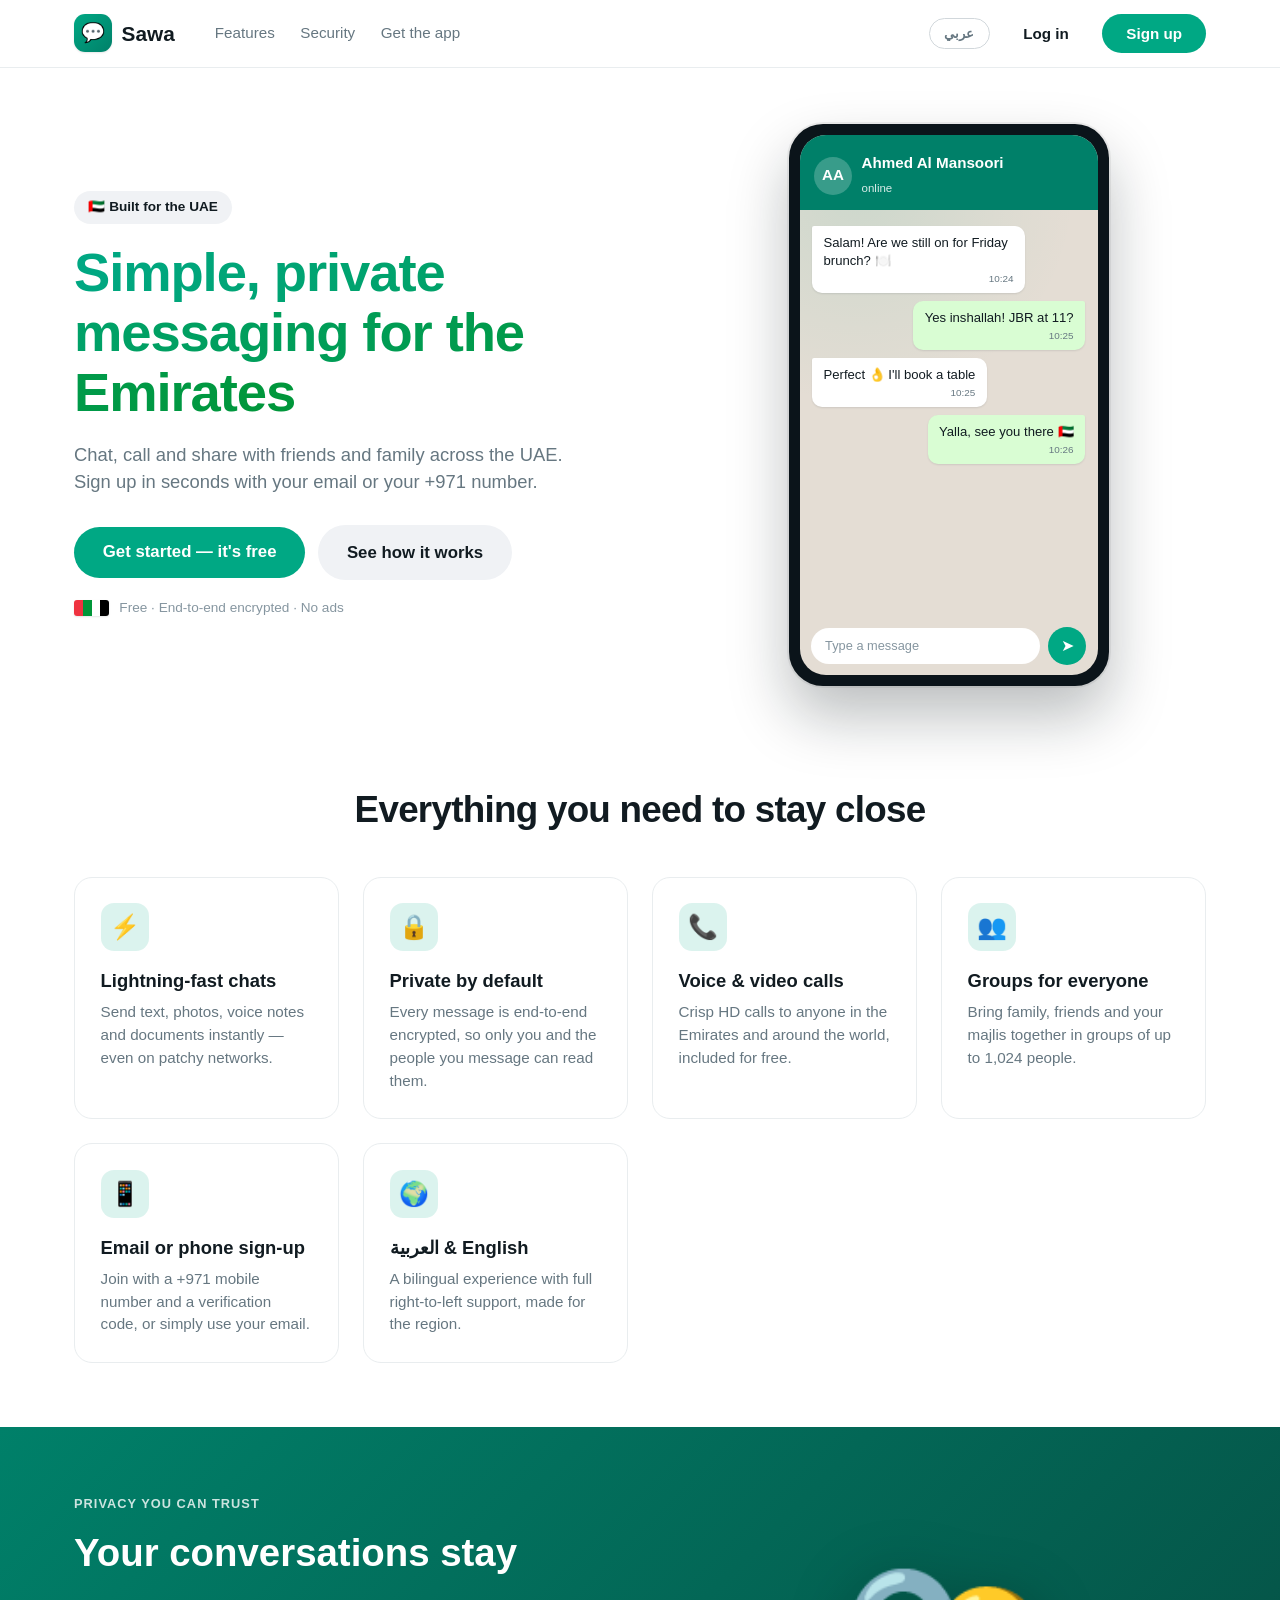
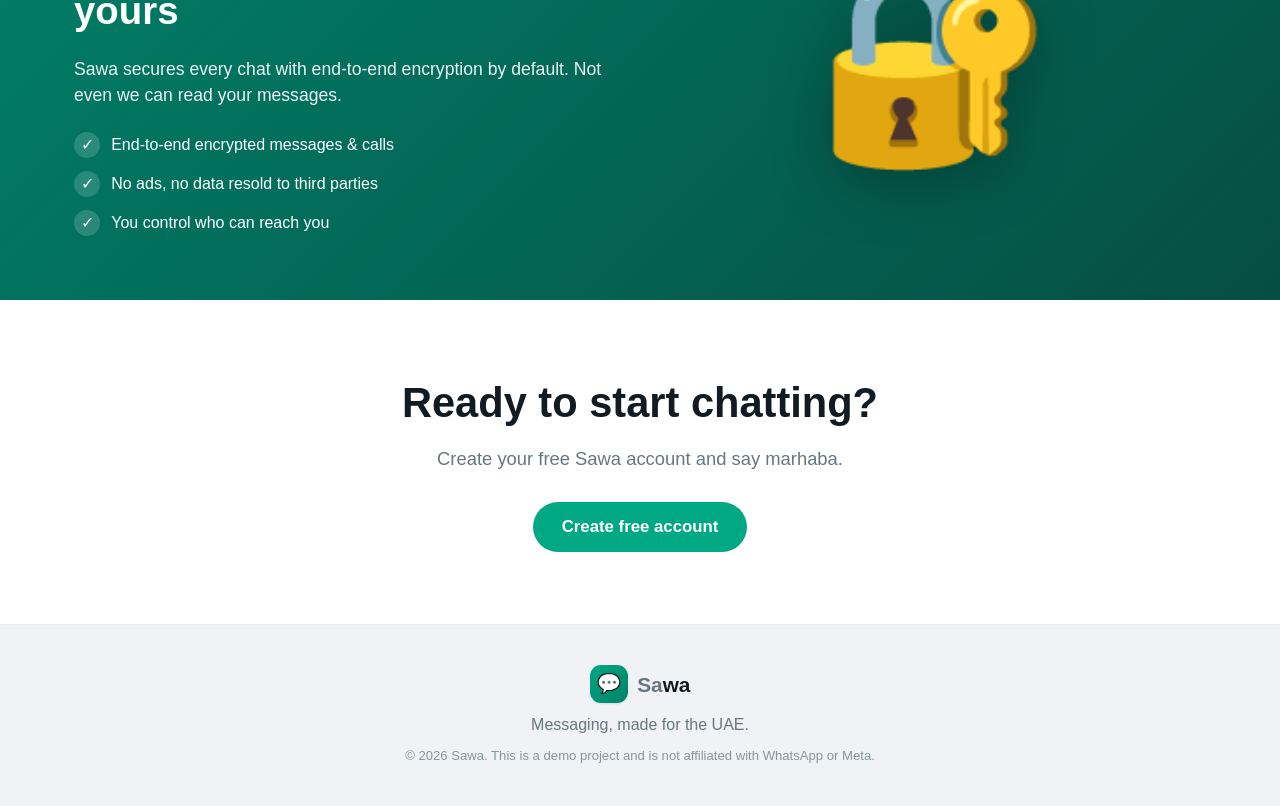
<file: index.html>
<!DOCTYPE html>
<html lang="en">
<head>
  <meta charset="UTF-8" />
  <meta name="viewport" content="width=device-width, initial-scale=1.0" />
  <title>Sawa — Simple, private messaging for the UAE</title>
  <meta name="description" content="Sawa is a simple, private messenger built for the UAE. Sign up in seconds with your email or your +971 number." />
  <link rel="icon" href="data:image/svg+xml,<svg xmlns='http://www.w3.org/2000/svg' viewBox='0 0 100 100'><rect width='100' height='100' rx='24' fill='%2300a884'/><text y='72' x='50' font-size='60' text-anchor='middle'>%F0%9F%92%AC</text></svg>" />
  <link rel="stylesheet" href="assets/css/base.css" />
  <link rel="stylesheet" href="assets/css/landing.css" />
</head>
<body>

  <!-- ===================== Header ===================== -->
  <header class="site-header">
    <nav class="site-nav">
      <a class="brand" href="index.html">
        <span class="logo-mark">💬</span><span>Sa<b>wa</b></span>
      </a>
      <div class="nav-links">
        <a href="#features" data-i18n="nav_features">Features</a>
        <a href="#security" data-i18n="nav_security">Security</a>
        <a href="#get-started" data-i18n="nav_download">Get the app</a>
      </div>
      <div class="nav-spacer"></div>
      <div class="nav-actions">
        <button class="lang-toggle" id="lang-toggle" type="button" aria-label="Switch language">عربي</button>
        <button class="btn btn-ghost" type="button" data-open-auth="login" data-i18n="btn_login">Log in</button>
        <button class="btn btn-primary" type="button" data-open-auth="signup" data-i18n="btn_signup">Sign up</button>
      </div>
    </nav>
  </header>

  <!-- ===================== Hero ===================== -->
  <section class="hero">
    <div class="hero-copy">
      <span class="hero-badge" data-i18n="hero_badge">🇦🇪 Built for the UAE</span>
      <h1>
        <span class="grad" data-i18n="hero_title">Simple, private messaging for the Emirates</span>
      </h1>
      <p class="hero-sub" data-i18n="hero_sub">
        Chat, call and share with friends and family across the UAE. Sign up in seconds with your email or your +971 number.
      </p>
      <div class="hero-cta">
        <button class="btn btn-primary btn-lg" type="button" data-open-auth="signup" data-i18n="hero_cta">Get started — it's free</button>
        <a class="btn btn-lg" href="#features" data-i18n="hero_secondary">See how it works</a>
      </div>
      <p class="hero-note">
        <span class="flag-strip"><i class="r"></i><i class="g"></i><i class="w"></i><i class="b"></i></span>
        <span data-i18n="hero_note">Free · End-to-end encrypted · No ads</span>
      </p>
    </div>

    <!-- Phone mock-up -->
    <div class="phone-mock" aria-hidden="true">
      <div class="phone-screen">
        <div class="pm-top">
          <span class="avatar">AA</span>
          <div class="pm-meta"><b>Ahmed Al Mansoori</b><span>online</span></div>
        </div>
        <div class="pm-body">
          <div class="pm-bubble in">Salam! Are we still on for Friday brunch? 🍽️<time>10:24</time></div>
          <div class="pm-bubble out">Yes inshallah! JBR at 11? <time>10:25</time></div>
          <div class="pm-bubble in">Perfect 👌 I'll book a table<time>10:25</time></div>
          <div class="pm-bubble out">Yalla, see you there 🇦🇪<time>10:26</time></div>
        </div>
        <div class="pm-bottom">
          <div class="pm-field">Type a message</div>
          <div class="pm-send">➤</div>
        </div>
      </div>
    </div>
  </section>

  <!-- ===================== Features ===================== -->
  <section class="section" id="features">
    <h2 class="section-title" data-i18n="features_title">Everything you need to stay close</h2>
    <div class="feature-grid">
      <div class="feature-card">
        <div class="ic">⚡</div>
        <h3 data-i18n="f1_title">Lightning-fast chats</h3>
        <p data-i18n="f1_desc">Send text, photos, voice notes and documents instantly — even on patchy networks.</p>
      </div>
      <div class="feature-card">
        <div class="ic">🔒</div>
        <h3 data-i18n="f2_title">Private by default</h3>
        <p data-i18n="f2_desc">Every message is end-to-end encrypted, so only you and the people you message can read them.</p>
      </div>
      <div class="feature-card">
        <div class="ic">📞</div>
        <h3 data-i18n="f3_title">Voice & video calls</h3>
        <p data-i18n="f3_desc">Crisp HD calls to anyone in the Emirates and around the world, included for free.</p>
      </div>
      <div class="feature-card">
        <div class="ic">👥</div>
        <h3 data-i18n="f4_title">Groups for everyone</h3>
        <p data-i18n="f4_desc">Bring family, friends and your majlis together in groups of up to 1,024 people.</p>
      </div>
      <div class="feature-card">
        <div class="ic">📱</div>
        <h3 data-i18n="f5_title">Email or phone sign-up</h3>
        <p data-i18n="f5_desc">Join with a +971 mobile number and a verification code, or simply use your email.</p>
      </div>
      <div class="feature-card">
        <div class="ic">🌍</div>
        <h3 data-i18n="f6_title">العربية &amp; English</h3>
        <p data-i18n="f6_desc">A bilingual experience with full right-to-left support, made for the region.</p>
      </div>
    </div>
  </section>

  <!-- ===================== Security ===================== -->
  <div class="security">
    <section class="section">
      <div class="security-copy">
        <span class="kicker" data-i18n="security_kicker">Privacy you can trust</span>
        <h2 data-i18n="security_title">Your conversations stay yours</h2>
        <p class="lead" data-i18n="security_desc">Sawa secures every chat with end-to-end encryption by default. Not even we can read your messages.</p>
        <ul>
          <li><span class="check">✓</span><span data-i18n="security_point1">End-to-end encrypted messages &amp; calls</span></li>
          <li><span class="check">✓</span><span data-i18n="security_point2">No ads, no data resold to third parties</span></li>
          <li><span class="check">✓</span><span data-i18n="security_point3">You control who can reach you</span></li>
        </ul>
      </div>
      <div class="lock-art" aria-hidden="true">🔐</div>
    </section>
  </div>

  <!-- ===================== CTA ===================== -->
  <div class="cta-band" id="get-started">
    <section class="section">
      <h2 data-i18n="cta_title">Ready to start chatting?</h2>
      <p data-i18n="cta_sub">Create your free Sawa account and say marhaba.</p>
      <button class="btn btn-primary btn-lg" type="button" data-open-auth="signup" data-i18n="cta_button">Create free account</button>
    </section>
  </div>

  <!-- ===================== Footer ===================== -->
  <footer class="site-footer">
    <div class="footer-inner">
      <div class="brand"><span class="logo-mark">💬</span><span>Sa<b>wa</b></span></div>
      <p data-i18n="footer_tagline">Messaging, made for the UAE.</p>
      <p class="small">© 2026 Sawa. <span data-i18n="footer_rights">This is a demo project and is not affiliated with WhatsApp or Meta.</span></p>
    </div>
  </footer>

  <!-- ===================== Auth modal ===================== -->
  <div class="auth-overlay" id="auth-overlay" role="dialog" aria-modal="true" aria-labelledby="auth-title">
    <div class="auth-dialog">
      <div class="auth-head">
        <div class="brand"><span class="logo-mark">💬</span><span>Sa<b>wa</b></span></div>
        <button class="auth-close" type="button" data-auth-close aria-label="Close">✕</button>
      </div>

      <div class="auth-tabs">
        <button class="auth-tab active" type="button" data-auth-tab="signup" data-i18n="tab_signup">Sign up</button>
        <button class="auth-tab" type="button" data-auth-tab="login" data-i18n="tab_login">Log in</button>
      </div>

      <div class="auth-body">
        <!-- FORM screen -->
        <div id="auth-form-screen">
          <div class="method-row" id="auth-methods">
            <button class="method-pill active" type="button" data-method="email">
              <span>📧</span><span data-i18n="method_email">Email</span>
            </button>
            <button class="method-pill" type="button" data-method="phone">
              <span>📱</span><span data-i18n="method_phone">Phone</span>
            </button>
          </div>

          <h2 id="auth-title">Sign up</h2>

          <form id="auth-form" novalidate>
            <div class="field" id="grp-name">
              <label for="f-name" data-i18n="label_name">Full name</label>
              <input class="input" id="f-name" type="text" autocomplete="name" data-i18n-placeholder="ph_name" />
              <div class="field-error"></div>
            </div>

            <div class="field" id="grp-email">
              <label for="f-email" data-i18n="label_email">Email address</label>
              <input class="input" id="f-email" type="email" autocomplete="email" data-i18n-placeholder="ph_email" />
              <div class="field-error"></div>
            </div>

            <div class="field" id="grp-password">
              <label for="f-password" data-i18n="label_password">Password</label>
              <input class="input" id="f-password" type="password" autocomplete="current-password" data-i18n-placeholder="ph_password" />
              <div class="field-error"></div>
            </div>

            <div class="field" id="grp-confirm">
              <label for="f-confirm" data-i18n="label_confirm">Confirm password</label>
              <input class="input" id="f-confirm" type="password" autocomplete="new-password" data-i18n-placeholder="ph_confirm" />
              <div class="field-error"></div>
            </div>

            <div class="field" id="grp-phone">
              <label for="f-phone" data-i18n="label_phone">Mobile number</label>
              <div class="phone-input">
                <span class="phone-prefix">🇦🇪 +971</span>
                <input class="input" id="f-phone" type="tel" inputmode="numeric" autocomplete="tel" data-i18n-placeholder="ph_phone" />
              </div>
              <div class="field-error"></div>
            </div>

            <button class="btn btn-primary btn-block btn-lg" type="submit" id="auth-submit">Create account</button>
          </form>

          <button class="auth-switch" type="button" id="auth-switch">Already on Sawa? Log in</button>

          <p class="auth-fineprint">
            🔒 Demo project — accounts and messages are stored only in this browser. Do not use a real password.
          </p>
        </div>

        <!-- OTP screen -->
        <div id="auth-otp-screen" class="otp-screen" style="display:none">
          <h3 data-i18n="otp_title">Enter your code</h3>
          <p class="otp-target-line">We sent a 6-digit code to <b id="otp-target">+971 50 000 0000</b></p>
          <div class="otp-boxes">
            <input class="otp-box" inputmode="numeric" maxlength="1" aria-label="Digit 1" />
            <input class="otp-box" inputmode="numeric" maxlength="1" aria-label="Digit 2" />
            <input class="otp-box" inputmode="numeric" maxlength="1" aria-label="Digit 3" />
            <input class="otp-box" inputmode="numeric" maxlength="1" aria-label="Digit 4" />
            <input class="otp-box" inputmode="numeric" maxlength="1" aria-label="Digit 5" />
            <input class="otp-box" inputmode="numeric" maxlength="1" aria-label="Digit 6" />
          </div>
          <p class="otp-hint" id="otp-hint"></p>
          <div class="otp-actions">
            <button class="btn btn-primary btn-block btn-lg" type="button" id="otp-verify" data-i18n="btn_verify">Verify &amp; continue</button>
          </div>
          <div class="otp-links">
            <button type="button" id="otp-back" data-i18n="otp_back">← Use a different number</button>
            <button type="button" id="otp-resend" data-i18n="otp_resend">Resend code</button>
          </div>
        </div>
      </div>
    </div>
  </div>

  <!-- invisible reCAPTCHA host for Firebase phone auth (unused in local demo mode) -->
  <div id="recaptcha-container"></div>

  <script src="assets/js/i18n.js"></script>
  <script src="assets/js/store.js"></script>
  <script src="assets/js/firebase-config.js"></script>
  <script src="assets/js/backend.js"></script>
  <script src="assets/js/auth.js"></script>
  <script>
    // Apply saved theme + language on load, wire the language toggle.
    (function () {
      document.documentElement.setAttribute("data-theme", window.SawaStore.getTheme());
      window.SawaI18n.apply();
      var lt = document.getElementById("lang-toggle");
      function syncLabel() { lt.textContent = window.SawaI18n.current() === "ar" ? "EN" : "عربي"; }
      syncLabel();
      lt.addEventListener("click", function () { window.SawaI18n.toggle(); syncLabel(); });
    })();
  </script>
</body>
</html>
</file>
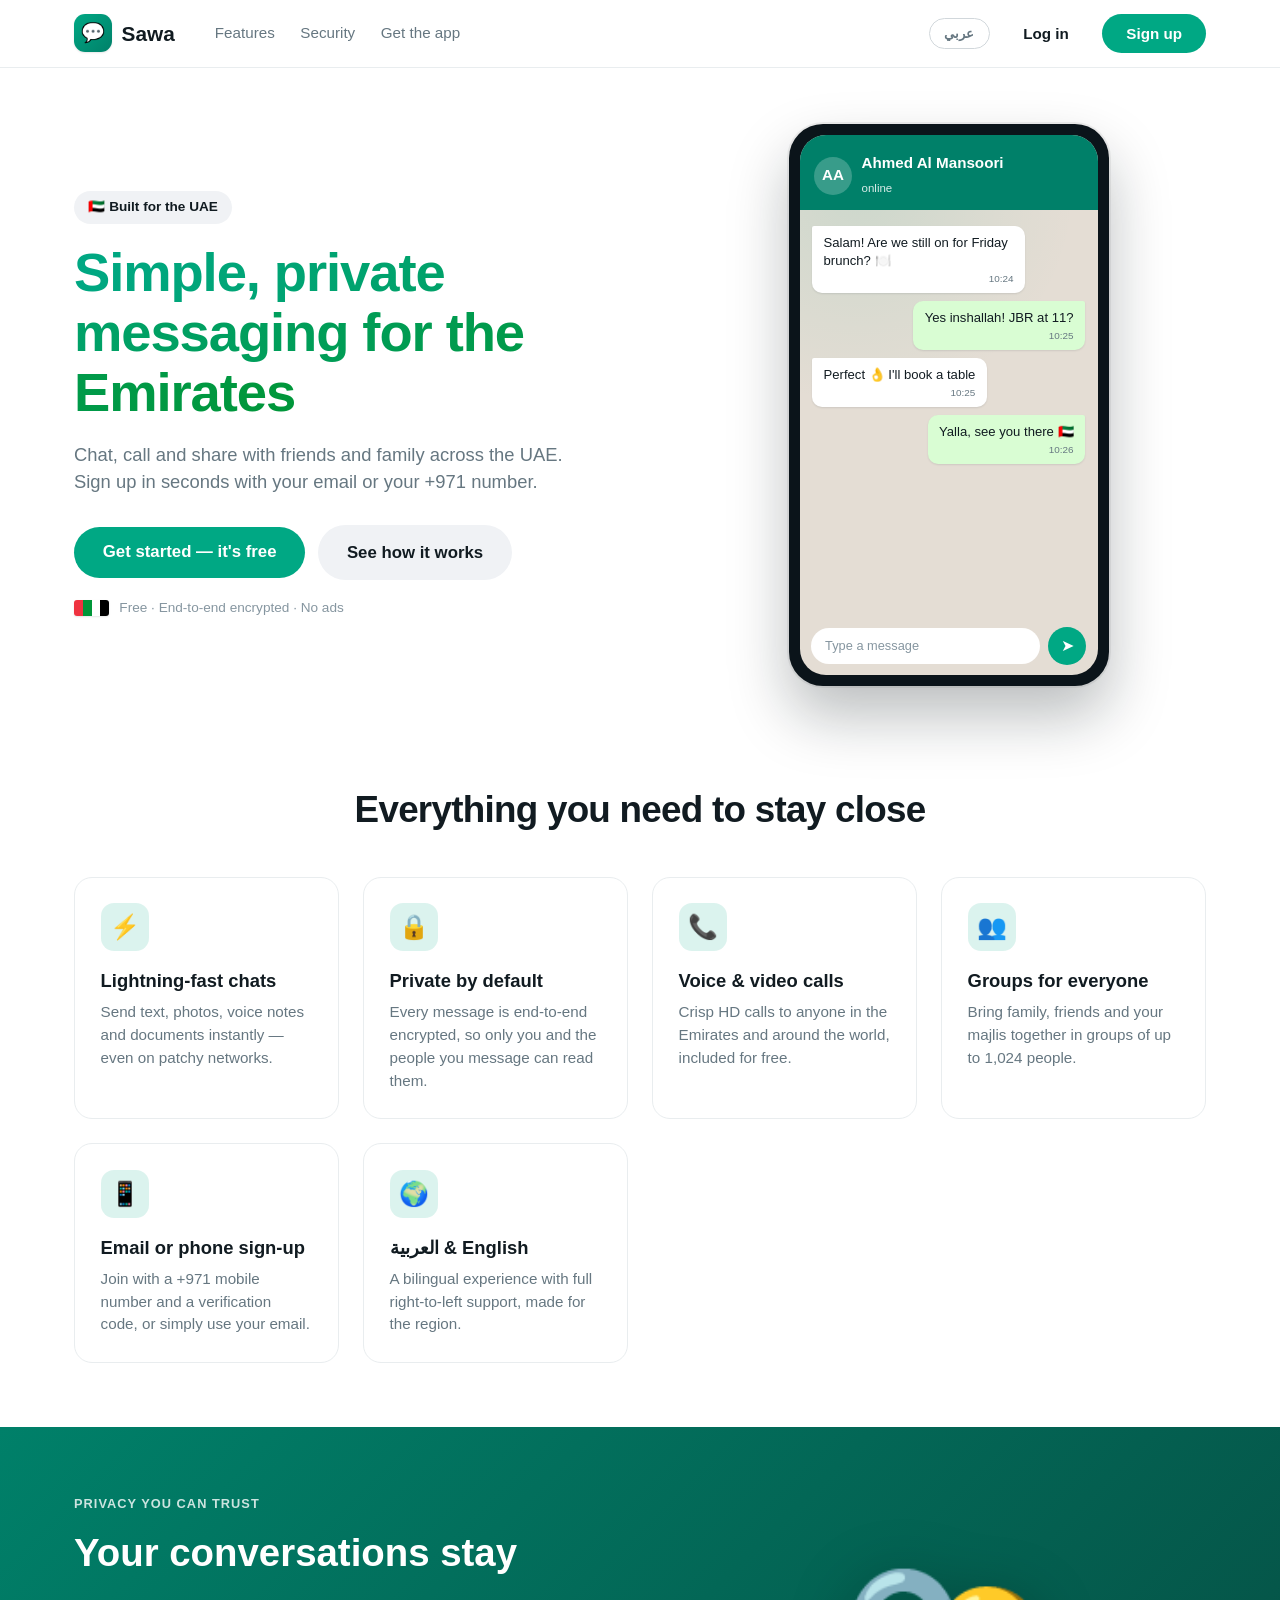
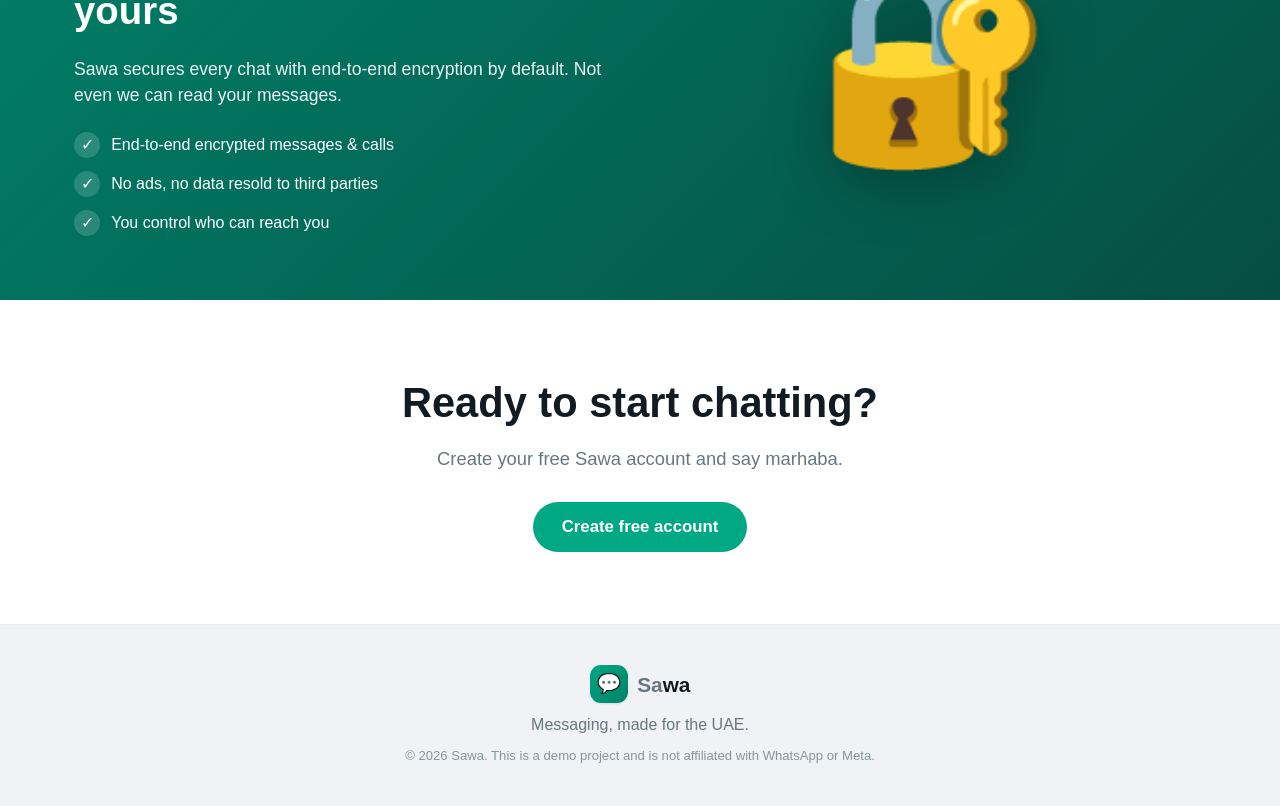
<file: chat.html>
<!DOCTYPE html>
<html lang="en">
<head>
  <meta charset="UTF-8" />
  <meta name="viewport" content="width=device-width, initial-scale=1.0, maximum-scale=1.0" />
  <title>Sawa</title>
  <link rel="icon" href="data:image/svg+xml,<svg xmlns='http://www.w3.org/2000/svg' viewBox='0 0 100 100'><rect width='100' height='100' rx='24' fill='%2300a884'/><text y='72' x='50' font-size='60' text-anchor='middle'>%F0%9F%92%AC</text></svg>" />
  <link rel="stylesheet" href="assets/css/base.css" />
  <link rel="stylesheet" href="assets/css/chat.css" />
  <script>
    // set theme before paint to avoid a flash
    try { document.documentElement.setAttribute("data-theme", localStorage.getItem("sawa:theme") === "dark" ? "dark" : "light");
          document.documentElement.dir = localStorage.getItem("sawa:lang") === "ar" ? "rtl" : "ltr"; } catch (e) {}
  </script>
</head>
<body>

  <div class="app" id="app">
    <div class="frame">

      <!-- ===================== Sidebar ===================== -->
      <aside class="sidebar">
        <div class="side-header">
          <div class="me">
            <span class="avatar" id="me-avatar">ME</span>
            <div class="who">
              <b id="me-name">You</b>
              <span id="me-handle"></span>
            </div>
          </div>
          <button class="icon-btn" id="new-chat-btn" type="button" title="New chat" aria-label="New chat">✚</button>
          <div class="menu-wrap">
            <button class="icon-btn" id="menu-btn" type="button" title="Menu" aria-label="Menu">⋮</button>
            <div class="menu" id="side-menu">
              <button type="button" id="m-newchat"><span>✚</span><span data-i18n="menu_newchat">New chat</span></button>
              <button type="button" id="m-theme"><span>🌗</span><span data-i18n="menu_theme">Switch theme</span></button>
              <button type="button" id="m-lang"><span>🌐</span><span data-i18n="menu_language">العربية</span></button>
              <button type="button" id="m-logout" class="danger"><span>↩︎</span><span data-i18n="menu_logout">Log out</span></button>
            </div>
          </div>
        </div>

        <div class="search-bar">
          <div class="search-box">
            <span>🔍</span>
            <input id="search-input" type="text" data-i18n-placeholder="search_placeholder" placeholder="Search or start a new chat" />
          </div>
        </div>

        <div class="chat-list" id="chat-list"></div>
      </aside>

      <!-- ===================== Conversation panel ===================== -->
      <main class="chat-panel">
        <!-- empty state -->
        <div class="panel-empty" id="panel-empty">
          <div class="pe-art">💬</div>
          <h2 data-i18n="empty_title">Sawa Web</h2>
          <p data-i18n="empty_sub">Select a chat to start messaging. Your messages are end-to-end encrypted.</p>
          <p class="pe-lock" data-i18n="encryption_note">🔒 End-to-end encrypted</p>
        </div>

        <!-- active conversation -->
        <section class="conversation" id="conversation" hidden>
          <header class="conv-header">
            <button class="icon-btn back" id="conv-back" type="button" aria-label="Back">←</button>
            <span class="avatar" id="ch-avatar"></span>
            <div class="ch-meta">
              <b id="ch-name"></b>
              <span id="ch-status"></span>
            </div>
          </header>

          <div class="messages" id="messages"></div>

          <div class="emoji-pop" id="emoji-pop"><div class="grid" id="emoji-grid"></div></div>

          <div class="composer">
            <button class="icon-btn" id="emoji-btn" type="button" title="Emoji" aria-label="Emoji">😊</button>
            <div class="field-wrap">
              <textarea id="composer-input" rows="1" data-i18n-placeholder="msg_placeholder" placeholder="Type a message"></textarea>
            </div>
            <button class="send-btn" id="send-btn" type="button" aria-label="Send">➤</button>
          </div>
        </section>
      </main>

    </div>
  </div>

  <!-- ===================== New-chat modal ===================== -->
  <div class="modal-overlay" id="newchat-overlay">
    <div class="modal">
      <div class="modal-head">
        <h3 data-i18n="newchat_title">Start a new chat</h3>
        <p data-i18n="newchat_sub">Pick a contact below or enter a name.</p>
      </div>
      <div class="modal-body">
        <div class="suggested" id="suggested"></div>
        <div class="field">
          <input class="input" id="newchat-name" type="text" data-i18n-placeholder="newchat_name_ph" placeholder="Contact name" />
        </div>
        <div class="modal-actions">
          <button class="btn btn-ghost btn-block" type="button" id="newchat-cancel">Cancel</button>
          <button class="btn btn-primary btn-block" type="button" id="newchat-start" data-i18n="newchat_create">Start chat</button>
        </div>
      </div>
    </div>
  </div>

  <script src="assets/js/i18n.js"></script>
  <script src="assets/js/store.js"></script>
  <script src="assets/js/firebase-config.js"></script>
  <script src="assets/js/backend.js"></script>
  <script src="assets/js/chat.js"></script>
</body>
</html>
</file>
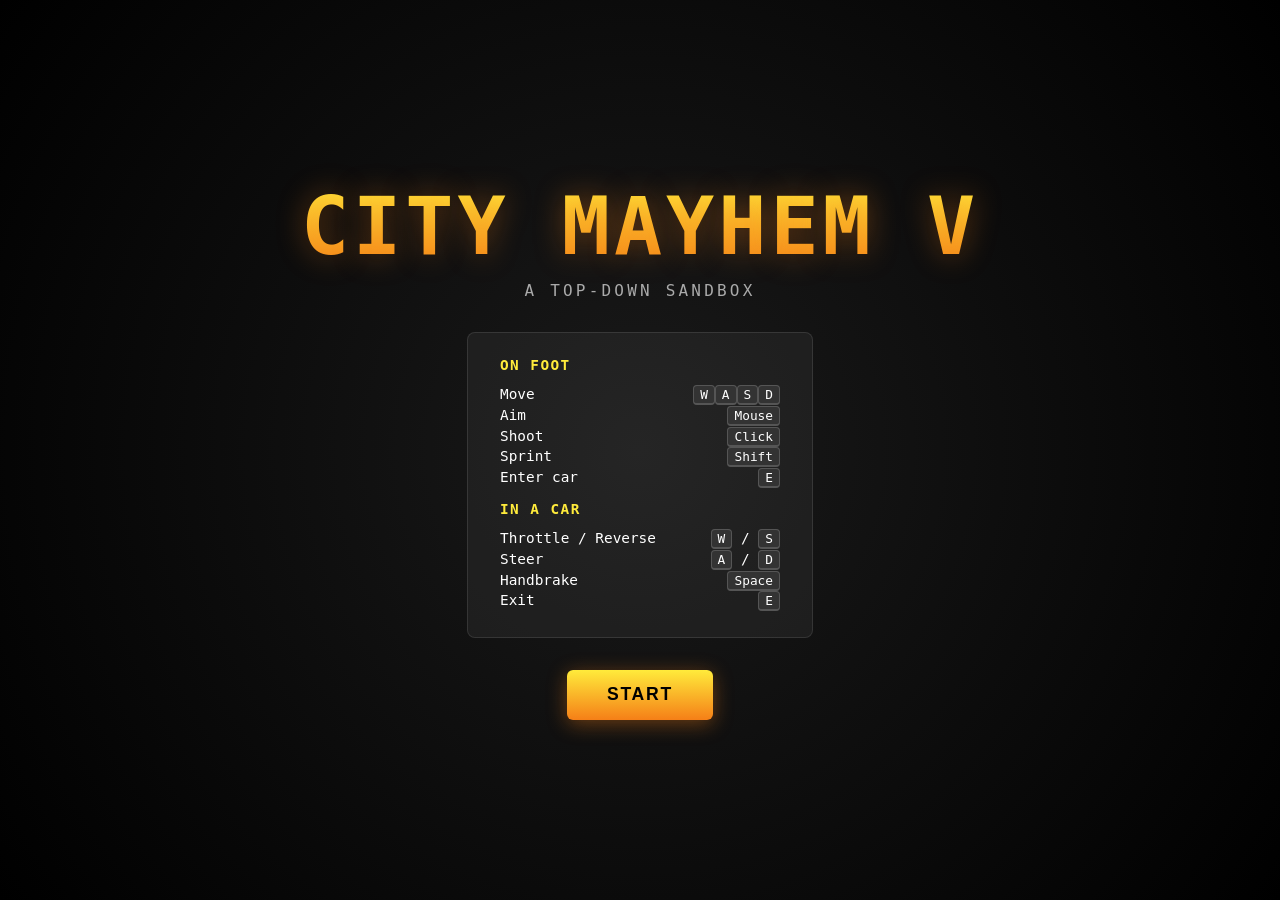
<file: game.html>
<!DOCTYPE html>
<html lang="en">
<head>
<meta charset="UTF-8" />
<meta name="viewport" content="width=device-width, initial-scale=1.0" />
<title>City Mayhem V</title>
<style>
  html, body { margin: 0; padding: 0; height: 100%; overflow: hidden; background: #000; }
  body { font-family: -apple-system, BlinkMacSystemFont, 'Segoe UI', monospace, sans-serif; color: #fff; }
  canvas { display: block; cursor: crosshair; }
  #intro {
    position: fixed; inset: 0; display: flex; align-items: center; justify-content: center;
    background: radial-gradient(circle at center, #1a1a1a 0%, #000 100%);
    z-index: 50; flex-direction: column; text-align: center; padding: 2rem;
  }
  #intro h1 {
    font-size: clamp(2.5rem, 7vw, 5rem); margin: 0 0 0.5rem;
    background: linear-gradient(180deg, #ffeb3b 0%, #f57f17 100%);
    -webkit-background-clip: text; background-clip: text; color: transparent;
    text-shadow: 0 0 30px rgba(245, 127, 23, 0.4);
    letter-spacing: 0.05em; font-weight: 900;
  }
  #intro .sub { color: #aaa; margin-bottom: 2rem; font-size: 1rem; letter-spacing: 0.2em; text-transform: uppercase; }
  #intro .controls {
    background: rgba(255,255,255,0.05); border: 1px solid rgba(255,255,255,0.1);
    border-radius: 8px; padding: 1.5rem 2rem; margin-bottom: 2rem;
    text-align: left; min-width: 280px;
  }
  #intro .controls h3 { margin: 0 0 0.8rem; color: #ffeb3b; font-size: 0.9rem; letter-spacing: 0.1em; }
  #intro .controls .row { display: flex; justify-content: space-between; gap: 2rem; margin: 0.3rem 0; font-size: 0.9rem; }
  #intro .controls kbd {
    background: #333; border: 1px solid #555; border-bottom-width: 2px;
    border-radius: 4px; padding: 1px 6px; font-size: 0.8rem; color: #fff;
  }
  #intro button {
    background: linear-gradient(180deg, #ffeb3b, #f57f17); color: #000;
    border: none; padding: 0.9rem 2.5rem; font-size: 1.1rem; font-weight: 800;
    border-radius: 6px; cursor: pointer; letter-spacing: 0.1em;
    text-transform: uppercase; box-shadow: 0 4px 20px rgba(245, 127, 23, 0.4);
    transition: transform 0.1s;
  }
  #intro button:hover { transform: translateY(-2px); }
  #intro button:active { transform: translateY(0); }
  #intro.hidden { display: none; }
  #toast {
    position: fixed; bottom: 30px; left: 50%; transform: translateX(-50%);
    background: rgba(0,0,0,0.8); border: 1px solid #ffeb3b; color: #ffeb3b;
    padding: 0.6rem 1.5rem; border-radius: 6px; font-weight: 700;
    pointer-events: none; opacity: 0; transition: opacity 0.3s;
    z-index: 10; letter-spacing: 0.1em; text-transform: uppercase;
    font-size: 0.85rem;
  }
  #toast.show { opacity: 1; }
</style>
</head>
<body>

<canvas id="game"></canvas>

<div id="toast"></div>

<div id="intro">
  <h1>CITY MAYHEM V</h1>
  <div class="sub">A top-down sandbox</div>
  <div class="controls">
    <h3>ON FOOT</h3>
    <div class="row"><span>Move</span><span><kbd>W</kbd><kbd>A</kbd><kbd>S</kbd><kbd>D</kbd></span></div>
    <div class="row"><span>Aim</span><span><kbd>Mouse</kbd></span></div>
    <div class="row"><span>Shoot</span><span><kbd>Click</kbd></span></div>
    <div class="row"><span>Sprint</span><span><kbd>Shift</kbd></span></div>
    <div class="row"><span>Enter car</span><span><kbd>E</kbd></span></div>
    <h3 style="margin-top:1rem">IN A CAR</h3>
    <div class="row"><span>Throttle / Reverse</span><span><kbd>W</kbd> / <kbd>S</kbd></span></div>
    <div class="row"><span>Steer</span><span><kbd>A</kbd> / <kbd>D</kbd></span></div>
    <div class="row"><span>Handbrake</span><span><kbd>Space</kbd></span></div>
    <div class="row"><span>Exit</span><span><kbd>E</kbd></span></div>
  </div>
  <button id="startBtn">START</button>
</div>

<script>
(function () {
  'use strict';

  // =====================================================================
  // SETUP
  // =====================================================================
  const canvas = document.getElementById('game');
  const ctx = canvas.getContext('2d');
  ctx.imageSmoothingEnabled = false;
  function resize() {
    canvas.width = window.innerWidth;
    canvas.height = window.innerHeight;
  }
  resize();
  window.addEventListener('resize', resize);

  // =====================================================================
  // AUDIO
  // =====================================================================
  let audioCtx = null;
  function audio() {
    if (!audioCtx) {
      try { audioCtx = new (window.AudioContext || window.webkitAudioContext)(); }
      catch (e) { return null; }
    }
    return audioCtx;
  }
  function tone(freq, dur, type = 'square', vol = 0.05, slide = 0) {
    const a = audio();
    if (!a) return;
    const o = a.createOscillator();
    const g = a.createGain();
    o.type = type;
    o.frequency.value = freq;
    if (slide) o.frequency.linearRampToValueAtTime(freq + slide, a.currentTime + dur);
    g.gain.value = vol;
    g.gain.exponentialRampToValueAtTime(0.0001, a.currentTime + dur);
    o.connect(g);
    g.connect(a.destination);
    o.start();
    o.stop(a.currentTime + dur);
  }
  function sfxShoot()   { tone(900, 0.05, 'square', 0.04, -700); tone(180, 0.1, 'sawtooth', 0.04, -120); }
  function sfxCopShoot(){ tone(1100, 0.06, 'square', 0.03, -800); }
  function sfxCrash()   { tone(80, 0.3, 'sawtooth', 0.08); tone(140, 0.18, 'square', 0.04); }
  function sfxPickup()  { tone(660, 0.06, 'sine', 0.06); tone(990, 0.08, 'sine', 0.06); }
  function sfxHit()     { tone(200, 0.08, 'square', 0.05, -100); }
  function sfxDie()     { tone(220, 0.5, 'sawtooth', 0.08, -180); }

  // =====================================================================
  // CONSTANTS
  // =====================================================================
  const TILE = 32;
  const MAP_W = 90;
  const MAP_H = 90;
  const BLOCK = 10;

  const T_ROAD = 0;
  const T_SIDEWALK = 1;
  const T_BUILDING = 2;
  const T_GRASS = 3;
  const T_WATER = 4;

  // =====================================================================
  // MAP
  // =====================================================================
  const map = new Uint8Array(MAP_W * MAP_H);
  function tileAt(x, y) {
    if (x < 0 || y < 0 || x >= MAP_W || y >= MAP_H) return T_BUILDING;
    return map[y * MAP_W + x];
  }
  function setTile(x, y, t) {
    if (x < 0 || y < 0 || x >= MAP_W || y >= MAP_H) return;
    map[y * MAP_W + x] = t;
  }
  function isSolid(t) { return t === T_BUILDING || t === T_WATER; }
  function isRoad(t) { return t === T_ROAD; }
  function isSidewalk(t) { return t === T_SIDEWALK; }

  function genMap() {
    for (let y = 0; y < MAP_H; y++) {
      for (let x = 0; x < MAP_W; x++) {
        const bx = x % BLOCK, by = y % BLOCK;
        let t;
        if (bx <= 1 || by <= 1) t = T_ROAD;
        else if (bx === 2 || by === 2) t = T_SIDEWALK;
        else t = T_BUILDING;
        setTile(x, y, t);
      }
    }
    // Sprinkle parks (replace block interiors with grass)
    for (let i = 0; i < 6; i++) {
      const cx = 4 + Math.floor(Math.random() * (MAP_W - 8));
      const cy = 4 + Math.floor(Math.random() * (MAP_H - 8));
      for (let dy = -3; dy <= 3; dy++) {
        for (let dx = -3; dx <= 3; dx++) {
          const nx = cx + dx, ny = cy + dy;
          if (tileAt(nx, ny) === T_BUILDING) setTile(nx, ny, T_GRASS);
        }
      }
    }
    // Small lake
    const lx = MAP_W - 15, ly = MAP_H - 15;
    for (let dy = -4; dy <= 4; dy++) {
      for (let dx = -4; dx <= 4; dx++) {
        if (dx * dx + dy * dy <= 16 && tileAt(lx + dx, ly + dy) === T_BUILDING) {
          setTile(lx + dx, ly + dy, T_WATER);
        }
      }
    }
  }
  genMap();

  // =====================================================================
  // UTILITIES
  // =====================================================================
  function clamp(v, lo, hi) { return v < lo ? lo : v > hi ? hi : v; }
  function rand(a, b) { return a + Math.random() * (b - a); }
  function randInt(a, b) { return Math.floor(rand(a, b + 1)); }
  function dist(ax, ay, bx, by) { const dx = ax - bx, dy = ay - by; return Math.sqrt(dx * dx + dy * dy); }
  function angleTo(ax, ay, bx, by) { return Math.atan2(by - ay, bx - ax); }

  function tileToWorld(tx, ty) { return [tx * TILE + TILE / 2, ty * TILE + TILE / 2]; }
  function tileSolidAt(wx, wy) {
    return isSolid(tileAt((wx / TILE) | 0, (wy / TILE) | 0));
  }
  function findTile(predicate) {
    for (let i = 0; i < 2000; i++) {
      const x = randInt(1, MAP_W - 2), y = randInt(1, MAP_H - 2);
      if (predicate(tileAt(x, y))) return [x, y];
    }
    return [2, 2];
  }

  // =====================================================================
  // INPUT
  // =====================================================================
  const keys = {};
  const mouse = { x: 0, y: 0, down: false };
  window.addEventListener('keydown', e => {
    keys[e.key.toLowerCase()] = true;
    if ([' ', 'arrowup', 'arrowdown', 'arrowleft', 'arrowright'].includes(e.key.toLowerCase())) e.preventDefault();
  });
  window.addEventListener('keyup', e => { keys[e.key.toLowerCase()] = false; });
  canvas.addEventListener('mousemove', e => { mouse.x = e.clientX; mouse.y = e.clientY; });
  canvas.addEventListener('mousedown', () => { mouse.down = true; audio(); });
  canvas.addEventListener('mouseup', () => { mouse.down = false; });
  canvas.addEventListener('contextmenu', e => e.preventDefault());

  // =====================================================================
  // CAMERA + COORD HELPERS
  // =====================================================================
  const camera = { x: 0, y: 0, shake: 0 };
  function worldToScreen(wx, wy) {
    const sx = Math.sin(camera.shake * 30) * camera.shake * 6;
    const sy = Math.cos(camera.shake * 30) * camera.shake * 6;
    return [wx - camera.x + canvas.width / 2 + sx, wy - camera.y + canvas.height / 2 + sy];
  }
  function screenToWorld(sx, sy) {
    return [sx + camera.x - canvas.width / 2, sy + camera.y - canvas.height / 2];
  }

  // =====================================================================
  // ENTITIES
  // =====================================================================
  const cars = [];
  const peds = [];
  const bullets = [];
  const particles = [];
  const pickups = [];

  const CAR_PALETTE = [
    { body: '#c0392b', dark: '#8a2820' },
    { body: '#2980b9', dark: '#1c5a82' },
    { body: '#27ae60', dark: '#1d7d44' },
    { body: '#f39c12', dark: '#b3700d' },
    { body: '#8e44ad', dark: '#6a3082' },
    { body: '#16a085', dark: '#0f7361' },
    { body: '#ecf0f1', dark: '#bdc3c7' },
    { body: '#2c3e50', dark: '#1a252f' },
    { body: '#d35400', dark: '#9a3d00' },
    { body: '#34495e', dark: '#22303d' },
  ];
  const COP_PALETTE = { body: '#1a3a8a', dark: '#0d2150' };

  function spawnCar(x, y, withDriver = true, isCop = false) {
    const palette = isCop ? COP_PALETTE : CAR_PALETTE[randInt(0, CAR_PALETTE.length - 1)];
    const car = {
      x, y, angle: Math.random() < 0.5 ? 0 : Math.PI / 2,
      speed: 0,
      width: 26, length: 50,
      color: palette.body,
      dark: palette.dark,
      health: 100,
      driver: withDriver ? { isCop } : null,
      maxSpeed: rand(180, 240),
      isPlayer: false,
      isCop,
      crashCooldown: 0,
      aiTurnCooldown: 0,
    };
    cars.push(car);
    return car;
  }

  function spawnPed(x, y, type = 'ped') {
    const isCop = type === 'cop';
    const colors = ['#e67e22', '#16a085', '#c0392b', '#9b59b6', '#f1c40f', '#3498db', '#e84393', '#00cec9'];
    const ped = {
      x, y, angle: rand(0, Math.PI * 2),
      maxSpeed: isCop ? 95 : 55,
      radius: 8,
      health: isCop ? 50 : 30,
      type,
      color: isCop ? '#1a3a8a' : colors[randInt(0, colors.length - 1)],
      shirtColor: isCop ? '#1a3a8a' : colors[randInt(0, colors.length - 1)],
      state: isCop ? 'chase' : 'wander',
      wanderTimer: rand(1, 3),
      wanderAngle: rand(0, Math.PI * 2),
      shootCooldown: rand(0.3, 1.0),
      dead: false,
      deadTimer: 0,
      panicTimer: 0,
    };
    peds.push(ped);
    return ped;
  }

  // =====================================================================
  // PLAYER
  // =====================================================================
  const player = {
    x: 0, y: 0,
    angle: 0,
    radius: 9,
    health: 100,
    money: 0,
    wanted: 0,
    wantedDecayTimer: 0,
    inCar: null,
    shootCooldown: 0,
    eDebounce: false,
    color: '#f5deb3',
    shirtColor: '#e74c3c',
  };

  function placePlayerOnSidewalk() {
    const [tx, ty] = findTile(isSidewalk);
    const [wx, wy] = tileToWorld(tx, ty);
    player.x = wx;
    player.y = wy;
  }
  placePlayerOnSidewalk();
  camera.x = player.x;
  camera.y = player.y;

  // =====================================================================
  // WORLD POPULATION
  // =====================================================================
  function populate() {
    for (let i = 0; i < 35; i++) {
      const [tx, ty] = findTile(isRoad);
      const [wx, wy] = tileToWorld(tx, ty);
      // Skip if too close to player
      if (dist(wx, wy, player.x, player.y) < 80) continue;
      spawnCar(wx, wy, Math.random() < 0.5);
    }
    for (let i = 0; i < 70; i++) {
      const [tx, ty] = findTile(isSidewalk);
      const [wx, wy] = tileToWorld(tx, ty);
      if (dist(wx, wy, player.x, player.y) < 60) continue;
      spawnPed(wx, wy, 'ped');
    }
  }
  populate();

  // =====================================================================
  // TOAST MESSAGES
  // =====================================================================
  const toastEl = document.getElementById('toast');
  let toastTimer = 0;
  function toast(msg) {
    toastEl.textContent = msg;
    toastEl.classList.add('show');
    toastTimer = 2.5;
  }

  // =====================================================================
  // COLLISION
  // =====================================================================
  function collidesPoint(wx, wy, r) {
    return tileSolidAt(wx - r, wy - r) || tileSolidAt(wx + r, wy - r) ||
           tileSolidAt(wx - r, wy + r) || tileSolidAt(wx + r, wy + r);
  }
  function tryMoveCircle(obj, nx, ny, r) {
    if (!collidesPoint(nx, obj.y, r)) obj.x = nx;
    if (!collidesPoint(obj.x, ny, r)) obj.y = ny;
  }
  function carCornersSolid(c, cx, cy, angle) {
    const cos = Math.cos(angle), sin = Math.sin(angle);
    const hl = c.length / 2, hw = c.width / 2;
    const corners = [[hl, hw], [hl, -hw], [-hl, hw], [-hl, -hw]];
    for (const [lx, ly] of corners) {
      const wx = cx + lx * cos - ly * sin;
      const wy = cy + lx * sin + ly * cos;
      if (tileSolidAt(wx, wy)) return true;
    }
    return false;
  }
  function tryMoveCar(c, nx, ny) {
    let collided = false;
    if (!carCornersSolid(c, nx, c.y, c.angle)) c.x = nx; else collided = true;
    if (!carCornersSolid(c, c.x, ny, c.angle)) c.y = ny; else collided = true;
    return collided;
  }
  function pointInCar(x, y, c) {
    const cos = Math.cos(-c.angle), sin = Math.sin(-c.angle);
    const dx = x - c.x, dy = y - c.y;
    const lx = dx * cos - dy * sin;
    const ly = dx * sin + dy * cos;
    return Math.abs(lx) < c.length / 2 && Math.abs(ly) < c.width / 2;
  }

  // =====================================================================
  // SHOOTING / EFFECTS
  // =====================================================================
  function fireBullet(x, y, angle, owner, damage, speed = 700, life = 0.7, spread = 0.04) {
    const a = angle + rand(-spread, spread);
    bullets.push({
      x: x + Math.cos(a) * 14, y: y + Math.sin(a) * 14,
      vx: Math.cos(a) * speed, vy: Math.sin(a) * speed,
      life, owner, damage,
    });
  }
  function bloodParticles(x, y, n = 6) {
    for (let i = 0; i < n; i++) {
      particles.push({
        x, y, vx: rand(-100, 100), vy: rand(-100, 100),
        life: rand(0.4, 0.9), color: '#9c0808', size: rand(2, 4),
      });
    }
  }
  function sparkParticles(x, y) {
    for (let i = 0; i < 4; i++) {
      particles.push({
        x, y, vx: rand(-220, 220), vy: rand(-220, 220),
        life: rand(0.1, 0.25), color: '#ffeb3b', size: 2,
      });
    }
  }
  function crashParticles(x, y) {
    for (let i = 0; i < 12; i++) {
      particles.push({
        x, y, vx: rand(-180, 180), vy: rand(-180, 180),
        life: rand(0.3, 0.8), color: i % 3 === 0 ? '#ffeb3b' : '#777', size: rand(2, 4),
      });
    }
  }
  function smokeParticles(x, y) {
    particles.push({
      x: x + rand(-4, 4), y: y + rand(-4, 4),
      vx: rand(-10, 10), vy: rand(-30, -10),
      life: rand(0.4, 0.8), color: '#444', size: rand(4, 7),
    });
  }
  function explodeCar(c) {
    for (let i = 0; i < 30; i++) {
      particles.push({
        x: c.x, y: c.y, vx: rand(-280, 280), vy: rand(-280, 280),
        life: rand(0.4, 1.2), color: i % 2 === 0 ? '#f39c12' : '#c0392b', size: rand(3, 6),
      });
    }
    camera.shake = Math.max(camera.shake, 0.6);
    sfxCrash();
    // Damage nearby
    for (const p of peds) {
      if (!p.dead && dist(p.x, p.y, c.x, c.y) < 60) p.health -= 60;
    }
    if (dist(player.x, player.y, c.x, c.y) < 60 && !player.inCar) player.health -= 40;
  }
  function dropMoney(x, y, amount) {
    pickups.push({ x, y, type: 'money', amount, life: 30 });
  }

  function increaseWanted(n, reason) {
    const prev = player.wanted;
    player.wanted = clamp(player.wanted + n, 0, 5);
    player.wantedDecayTimer = 0;
    if (player.wanted > prev) {
      const stars = '★'.repeat(player.wanted);
      toast('WANTED ' + stars);
    }
  }

  // =====================================================================
  // PLAYER UPDATE
  // =====================================================================
  function updatePlayer(dt) {
    player.shootCooldown = Math.max(0, player.shootCooldown - dt);

    // Aim
    if (!player.inCar) {
      const [mwx, mwy] = screenToWorld(mouse.x, mouse.y);
      player.angle = angleTo(player.x, player.y, mwx, mwy);
    }

    // Enter/exit car
    if (keys['e'] && !player.eDebounce) {
      player.eDebounce = true;
      if (player.inCar) {
        const c = player.inCar;
        const sa = c.angle + Math.PI / 2;
        player.x = c.x + Math.cos(sa) * 26;
        player.y = c.y + Math.sin(sa) * 26;
        c.isPlayer = false;
        player.inCar = null;
      } else {
        let nearest = null, nd = 60;
        for (const c of cars) {
          if (c.health <= 0) continue;
          const d = dist(c.x, c.y, player.x, player.y);
          if (d < nd) { nd = d; nearest = c; }
        }
        if (nearest) {
          const hadDriver = !!nearest.driver;
          const wasCop = nearest.isCop;
          nearest.driver = null;
          nearest.isPlayer = true;
          nearest.isCop = false;
          player.inCar = nearest;
          if (hadDriver) {
            const sa = nearest.angle - Math.PI / 2;
            const ped = spawnPed(nearest.x + Math.cos(sa) * 26, nearest.y + Math.sin(sa) * 26, wasCop ? 'cop' : 'ped');
            ped.state = wasCop ? 'chase' : 'flee';
            ped.panicTimer = 6;
            increaseWanted(wasCop ? 2 : 1, 'carjack');
            toast(wasCop ? 'COP CAR STOLEN' : 'CAR JACKED');
          }
        }
      }
    }
    if (!keys['e']) player.eDebounce = false;

    if (player.inCar) {
      driveCar(player.inCar, dt);
    } else {
      let dx = 0, dy = 0;
      if (keys['w'] || keys['arrowup']) dy -= 1;
      if (keys['s'] || keys['arrowdown']) dy += 1;
      if (keys['a'] || keys['arrowleft']) dx -= 1;
      if (keys['d'] || keys['arrowright']) dx += 1;
      const len = Math.hypot(dx, dy);
      if (len > 0) { dx /= len; dy /= len; }
      const sprintMul = keys['shift'] ? 1.6 : 1;
      const sp = 130 * sprintMul;
      tryMoveCircle(player, player.x + dx * sp * dt, player.y + dy * sp * dt, player.radius);

      // Shoot
      if (mouse.down && player.shootCooldown <= 0) {
        player.shootCooldown = 0.13;
        fireBullet(player.x, player.y, player.angle, 'player', 28);
        sfxShoot();
        camera.shake = Math.max(camera.shake, 0.08);
        // Knockback
        player.x -= Math.cos(player.angle) * 1.5;
        player.y -= Math.sin(player.angle) * 1.5;
      }
    }

    if (player.health <= 0) {
      sfxDie();
      const lost = Math.floor(player.money * 0.3);
      toast('WASTED  -$' + lost);
      respawnPlayer();
    }
  }

  function respawnPlayer() {
    player.health = 100;
    player.wanted = 0;
    player.wantedDecayTimer = 0;
    player.money = Math.floor(player.money * 0.7);
    if (player.inCar) {
      player.inCar.isPlayer = false;
      player.inCar = null;
    }
    placePlayerOnSidewalk();
    camera.x = player.x;
    camera.y = player.y;
    flash = 1.0;
  }

  function driveCar(c, dt) {
    let throttle = 0;
    if (keys['w'] || keys['arrowup']) throttle += 1;
    if (keys['s'] || keys['arrowdown']) throttle -= 1;
    let steer = 0;
    if (keys['a'] || keys['arrowleft']) steer -= 1;
    if (keys['d'] || keys['arrowright']) steer += 1;
    const handbrake = keys[' '];

    const accel = 280, brake = 420;
    const maxSp = c.maxSpeed;
    if (throttle > 0) c.speed = Math.min(maxSp, c.speed + accel * dt);
    else if (throttle < 0) {
      if (c.speed > 5) c.speed -= brake * dt;
      else c.speed = Math.max(-maxSp * 0.5, c.speed - accel * 0.7 * dt);
    } else c.speed *= (1 - dt * 0.7);
    if (handbrake) c.speed *= (1 - dt * 3);

    const speedRatio = clamp(Math.abs(c.speed) / 120, 0, 1);
    const turnRate = 2.8 * dt * speedRatio * Math.sign(c.speed || 1);
    c.angle += steer * turnRate;

    const nx = c.x + Math.cos(c.angle) * c.speed * dt;
    const ny = c.y + Math.sin(c.angle) * c.speed * dt;
    const collided = tryMoveCar(c, nx, ny);

    if (collided && Math.abs(c.speed) > 80) {
      c.health -= Math.abs(c.speed) * 0.06;
      crashParticles(c.x + Math.cos(c.angle) * c.length / 2, c.y + Math.sin(c.angle) * c.length / 2);
      sfxCrash();
      camera.shake = Math.max(camera.shake, 0.25);
      c.speed *= -0.3;
    }

    // Hit peds
    for (const p of peds) {
      if (p.dead) continue;
      if (dist(p.x, p.y, c.x, c.y) < 22 && Math.abs(c.speed) > 30) {
        p.health -= Math.abs(c.speed) * 0.6;
        bloodParticles(p.x, p.y, 8);
        sfxHit();
        if (p.health <= 0 && !p.dead) {
          killPed(p, 'vehicle');
        } else if (p.type === 'ped' && p.state !== 'flee') {
          p.state = 'flee';
          p.panicTimer = 6;
        }
      }
    }

    // Smoke from damaged car
    if (c.health < 50 && Math.random() < 0.4) smokeParticles(c.x, c.y);
    if (c.health <= 0) {
      explodeCar(c);
      // Eject player
      player.inCar = null;
      c.isPlayer = false;
      const sa = c.angle + Math.PI / 2;
      player.x = c.x + Math.cos(sa) * 30;
      player.y = c.y + Math.sin(sa) * 30;
      player.health -= 30;
    }

    // Sideswipe other cars
    for (const other of cars) {
      if (other === c) continue;
      if (other.health <= 0) continue;
      if (dist(other.x, other.y, c.x, c.y) < 40) {
        const ang = angleTo(c.x, c.y, other.x, other.y);
        other.x += Math.cos(ang) * 1.5;
        other.y += Math.sin(ang) * 1.5;
        if (Math.abs(c.speed) > 100) {
          other.health -= 5;
          c.speed *= 0.9;
        }
      }
    }
  }

  function killPed(p, cause) {
    p.dead = true;
    p.deadTimer = 0;
    bloodParticles(p.x, p.y, 12);
    dropMoney(p.x, p.y, randInt(15, p.type === 'cop' ? 200 : 80));
    increaseWanted(p.type === 'cop' ? 2 : 1, cause);
    sfxHit();
    // Nearby peds panic
    for (const o of peds) {
      if (o.dead || o.type === 'cop') continue;
      if (dist(o.x, o.y, p.x, p.y) < 200) {
        o.state = 'flee';
        o.panicTimer = 5;
      }
    }
  }

  // =====================================================================
  // PED / COP AI
  // =====================================================================
  function updatePed(p, dt) {
    if (p.dead) {
      p.deadTimer += dt;
      return;
    }
    if (p.health <= 0) {
      killPed(p, 'shot');
      return;
    }
    p.shootCooldown = Math.max(0, p.shootCooldown - dt);
    if (p.panicTimer > 0) p.panicTimer -= dt;
    else if (p.state === 'flee') p.state = 'wander';

    const target = player.inCar || player;

    if (p.type === 'cop') {
      const d = dist(p.x, p.y, target.x, target.y);
      const ang = angleTo(p.x, p.y, target.x, target.y);
      p.angle = ang;
      // Move toward
      if (d > 140) {
        const nx = p.x + Math.cos(ang) * p.maxSpeed * dt;
        const ny = p.y + Math.sin(ang) * p.maxSpeed * dt;
        tryMoveCircle(p, nx, ny, p.radius);
      } else if (d < 90) {
        // back off slightly
        const nx = p.x - Math.cos(ang) * p.maxSpeed * 0.3 * dt;
        const ny = p.y - Math.sin(ang) * p.maxSpeed * 0.3 * dt;
        tryMoveCircle(p, nx, ny, p.radius);
      }
      // Shoot
      if (d < 380 && p.shootCooldown <= 0) {
        p.shootCooldown = rand(0.5, 1.1);
        fireBullet(p.x, p.y, ang, 'cop', 7 + player.wanted * 2, 480, 1.0, 0.1);
        sfxCopShoot();
      }
    } else {
      if (p.state === 'flee') {
        const ang = angleTo(target.x, target.y, p.x, p.y);
        p.angle = ang;
        const nx = p.x + Math.cos(ang) * p.maxSpeed * 1.6 * dt;
        const ny = p.y + Math.sin(ang) * p.maxSpeed * 1.6 * dt;
        tryMoveCircle(p, nx, ny, p.radius);
      } else {
        // wander
        p.wanderTimer -= dt;
        if (p.wanderTimer <= 0) {
          p.wanderTimer = rand(2, 5);
          p.wanderAngle = rand(0, Math.PI * 2);
        }
        p.angle = p.wanderAngle;
        const nx = p.x + Math.cos(p.wanderAngle) * p.maxSpeed * 0.45 * dt;
        const ny = p.y + Math.sin(p.wanderAngle) * p.maxSpeed * 0.45 * dt;
        tryMoveCircle(p, nx, ny, p.radius);
      }
    }
  }

  // =====================================================================
  // AI TRAFFIC
  // =====================================================================
  function updateAICar(c, dt) {
    if (c.isPlayer) return;
    if (c.health <= 0) {
      c.speed *= (1 - dt);
      return;
    }
    if (!c.driver) {
      c.speed *= (1 - dt * 1.5);
      return;
    }

    c.aiTurnCooldown = Math.max(0, c.aiTurnCooldown - dt);
    const target = c.maxSpeed * 0.45;
    c.speed += (target - c.speed) * dt * 0.6;

    // Look ahead
    const lookAhead = c.length / 2 + 18;
    const fx = c.x + Math.cos(c.angle) * lookAhead;
    const fy = c.y + Math.sin(c.angle) * lookAhead;
    const ft = tileAt((fx / TILE) | 0, (fy / TILE) | 0);
    if (!isRoad(ft) && c.aiTurnCooldown <= 0) {
      c.angle = Math.round(c.angle / (Math.PI / 2)) * (Math.PI / 2);
      c.angle += (Math.random() < 0.5 ? -1 : 1) * Math.PI / 2;
      c.aiTurnCooldown = 0.4;
    }
    // Brake for cars ahead
    for (const o of cars) {
      if (o === c || o.health <= 0) continue;
      const dx = o.x - c.x, dy = o.y - c.y;
      const fwd = dx * Math.cos(c.angle) + dy * Math.sin(c.angle);
      const side = -dx * Math.sin(c.angle) + dy * Math.cos(c.angle);
      if (fwd > 0 && fwd < 60 && Math.abs(side) < 25) {
        c.speed *= (1 - dt * 2);
      }
    }
    // Brake for player (when on foot)
    if (!player.inCar) {
      const dx = player.x - c.x, dy = player.y - c.y;
      const fwd = dx * Math.cos(c.angle) + dy * Math.sin(c.angle);
      const side = -dx * Math.sin(c.angle) + dy * Math.cos(c.angle);
      if (fwd > 0 && fwd < 70 && Math.abs(side) < 22) {
        c.speed *= (1 - dt * 3);
      }
    }
    const nx = c.x + Math.cos(c.angle) * c.speed * dt;
    const ny = c.y + Math.sin(c.angle) * c.speed * dt;
    if (tryMoveCar(c, nx, ny)) {
      // Run aground; turn
      c.angle += (Math.random() < 0.5 ? -1 : 1) * Math.PI / 2;
      c.aiTurnCooldown = 0.5;
    }

    // Hit player on foot
    if (!player.inCar && dist(c.x, c.y, player.x, player.y) < 22 && Math.abs(c.speed) > 30) {
      player.health -= Math.abs(c.speed) * 0.25;
      bloodParticles(player.x, player.y, 5);
      sfxHit();
    }
  }

  // =====================================================================
  // BULLET UPDATE
  // =====================================================================
  function updateBullet(b, dt) {
    const px = b.x, py = b.y;
    b.x += b.vx * dt;
    b.y += b.vy * dt;
    b.life -= dt;
    if (b.life <= 0) { b.dead = true; return; }
    if (tileSolidAt(b.x, b.y)) {
      sparkParticles(b.x, b.y);
      b.dead = true;
      return;
    }
    if (b.owner === 'player') {
      for (const p of peds) {
        if (p.dead) continue;
        if (dist(b.x, b.y, p.x, p.y) < p.radius + 2) {
          p.health -= b.damage;
          bloodParticles(b.x, b.y, 4);
          if (p.type === 'ped' && p.state !== 'flee') {
            p.state = 'flee';
            p.panicTimer = 6;
          }
          b.dead = true;
          return;
        }
      }
      for (const c of cars) {
        if (c.health <= 0 || c.isPlayer) continue;
        if (pointInCar(b.x, b.y, c)) {
          c.health -= b.damage * 0.4;
          sparkParticles(b.x, b.y);
          // Eject driver
          if (c.driver && c.health < 50 && Math.random() < 0.05) {
            const sa = c.angle + Math.PI / 2;
            const ped = spawnPed(c.x + Math.cos(sa) * 26, c.y + Math.sin(sa) * 26, c.isCop ? 'cop' : 'ped');
            ped.state = c.isCop ? 'chase' : 'flee';
            ped.panicTimer = 6;
            c.driver = null;
          }
          b.dead = true;
          return;
        }
      }
    } else if (b.owner === 'cop') {
      if (player.inCar) {
        if (pointInCar(b.x, b.y, player.inCar)) {
          player.inCar.health -= b.damage * 0.4;
          sparkParticles(b.x, b.y);
          b.dead = true;
        }
      } else {
        if (dist(b.x, b.y, player.x, player.y) < player.radius + 2) {
          player.health -= b.damage;
          bloodParticles(player.x, player.y, 4);
          camera.shake = Math.max(camera.shake, 0.15);
          b.dead = true;
        }
      }
    }
  }

  // =====================================================================
  // COP SPAWNING
  // =====================================================================
  let copSpawnTimer = 0;
  function updateCopSpawn(dt) {
    if (player.wanted < 1) return;
    copSpawnTimer -= dt;
    if (copSpawnTimer > 0) return;
    copSpawnTimer = Math.max(0.4, 2.5 - player.wanted * 0.4);

    const target = player.inCar || player;
    const maxCops = 3 + player.wanted * 3;
    const currentCops = peds.filter(p => p.type === 'cop' && !p.dead).length;
    if (currentCops < maxCops) {
      const dirAngle = rand(0, Math.PI * 2);
      const r = 550;
      let sx = target.x + Math.cos(dirAngle) * r;
      let sy = target.y + Math.sin(dirAngle) * r;
      sx = clamp(sx, TILE * 2, (MAP_W - 2) * TILE);
      sy = clamp(sy, TILE * 2, (MAP_H - 2) * TILE);
      // try a few times to find sidewalk
      for (let i = 0; i < 10; i++) {
        const tx = (sx / TILE) | 0, ty = (sy / TILE) | 0;
        if (!isSolid(tileAt(tx, ty))) break;
        sx += rand(-TILE, TILE);
        sy += rand(-TILE, TILE);
      }
      spawnPed(sx, sy, 'cop');
    }

    // Spawn cop cars at higher wanted
    if (player.wanted >= 3) {
      const copCars = cars.filter(c => c.isCop && c.health > 0 && c.driver);
      if (copCars.length < player.wanted - 1) {
        const dirAngle = rand(0, Math.PI * 2);
        const r = 700;
        let sx = target.x + Math.cos(dirAngle) * r;
        let sy = target.y + Math.sin(dirAngle) * r;
        sx = clamp(sx, TILE * 2, (MAP_W - 2) * TILE);
        sy = clamp(sy, TILE * 2, (MAP_H - 2) * TILE);
        // snap to a road
        for (let i = 0; i < 20; i++) {
          const tx = (sx / TILE) | 0, ty = (sy / TILE) | 0;
          if (isRoad(tileAt(tx, ty))) break;
          sx += rand(-TILE * 2, TILE * 2);
          sy += rand(-TILE * 2, TILE * 2);
        }
        spawnCar(sx, sy, true, true);
      }
    }
  }

  // =====================================================================
  // MAIN UPDATE
  // =====================================================================
  let totalTime = 0;
  let flash = 0;
  function update(dt) {
    totalTime += dt;

    updatePlayer(dt);
    for (const c of cars) updateAICar(c, dt);
    for (const p of peds) updatePed(p, dt);
    for (let i = bullets.length - 1; i >= 0; i--) {
      updateBullet(bullets[i], dt);
      if (bullets[i].dead) bullets.splice(i, 1);
    }
    for (let i = particles.length - 1; i >= 0; i--) {
      const p = particles[i];
      p.x += p.vx * dt;
      p.y += p.vy * dt;
      p.vx *= (1 - dt * 2.5);
      p.vy *= (1 - dt * 2.5);
      p.life -= dt;
      if (p.life <= 0) particles.splice(i, 1);
    }
    for (let i = pickups.length - 1; i >= 0; i--) {
      const k = pickups[i];
      k.life -= dt;
      if (k.life <= 0) { pickups.splice(i, 1); continue; }
      const target = player.inCar || player;
      if (dist(k.x, k.y, target.x, target.y) < 28) {
        if (k.type === 'money') {
          player.money += k.amount;
          sfxPickup();
        }
        pickups.splice(i, 1);
      }
    }

    // Wanted decay (only when no nearby cops actively engaged)
    if (player.wanted > 0) {
      const target = player.inCar || player;
      const nearCop = peds.some(p => p.type === 'cop' && !p.dead && dist(p.x, p.y, target.x, target.y) < 600);
      if (!nearCop) {
        player.wantedDecayTimer += dt;
        if (player.wantedDecayTimer > 8) {
          player.wanted = Math.max(0, player.wanted - 1);
          player.wantedDecayTimer = 0;
          if (player.wanted === 0) toast('LOST THE COPS');
        }
      } else {
        player.wantedDecayTimer = 0;
      }
    }

    updateCopSpawn(dt);

    // Cleanup distant dead peds
    for (let i = peds.length - 1; i >= 0; i--) {
      if (peds[i].dead && peds[i].deadTimer > 25) peds.splice(i, 1);
    }
    // Cleanup distant burnt-out cars
    for (let i = cars.length - 1; i >= 0; i--) {
      const c = cars[i];
      if (c.health <= 0 && !c.isPlayer) {
        if (dist(c.x, c.y, player.x, player.y) > 1500) cars.splice(i, 1);
      }
    }
    // Top up world if too few entities
    if (cars.length < 30) {
      const [tx, ty] = findTile(isRoad);
      const [wx, wy] = tileToWorld(tx, ty);
      if (dist(wx, wy, player.x, player.y) > 700) spawnCar(wx, wy, Math.random() < 0.5);
    }
    if (peds.filter(p => !p.dead && p.type === 'ped').length < 50) {
      const [tx, ty] = findTile(isSidewalk);
      const [wx, wy] = tileToWorld(tx, ty);
      if (dist(wx, wy, player.x, player.y) > 700) spawnPed(wx, wy, 'ped');
    }

    // Camera follow
    const target = player.inCar || player;
    const followLerp = player.inCar ? 0.08 : 0.15;
    // Lead the camera in the direction of motion for cars
    let leadX = 0, leadY = 0;
    if (player.inCar) {
      leadX = Math.cos(player.inCar.angle) * Math.abs(player.inCar.speed) * 0.6;
      leadY = Math.sin(player.inCar.angle) * Math.abs(player.inCar.speed) * 0.6;
    }
    camera.x += (target.x + leadX - camera.x) * followLerp;
    camera.y += (target.y + leadY - camera.y) * followLerp;
    camera.shake = Math.max(0, camera.shake - dt * 2);

    if (toastTimer > 0) {
      toastTimer -= dt;
      if (toastTimer <= 0) toastEl.classList.remove('show');
    }
    if (flash > 0) flash -= dt * 1.5;
  }

  // =====================================================================
  // RENDER
  // =====================================================================
  function drawTile(sx, sy, t, tx, ty) {
    let color;
    if (t === T_ROAD) color = '#2a2a2a';
    else if (t === T_SIDEWALK) color = '#8a8a8a';
    else if (t === T_GRASS) color = '#3a7d3a';
    else if (t === T_WATER) color = '#2980b9';
    else color = '#3e3e3e';

    ctx.fillStyle = color;
    ctx.fillRect(sx, sy, TILE + 1, TILE + 1);

    if (t === T_ROAD) {
      const bx = tx % BLOCK, by = ty % BLOCK;
      if (bx > 1 && by <= 1) {
        // horizontal road
        ctx.strokeStyle = '#dddddd';
        ctx.lineWidth = 2;
        ctx.setLineDash([8, 8]);
        ctx.beginPath();
        ctx.moveTo(sx, sy + TILE);
        ctx.lineTo(sx + TILE, sy + TILE);
        ctx.stroke();
        ctx.setLineDash([]);
      } else if (by > 1 && bx <= 1) {
        // vertical road
        ctx.strokeStyle = '#dddddd';
        ctx.lineWidth = 2;
        ctx.setLineDash([8, 8]);
        ctx.beginPath();
        ctx.moveTo(sx + TILE, sy);
        ctx.lineTo(sx + TILE, sy + TILE);
        ctx.stroke();
        ctx.setLineDash([]);
      }
    } else if (t === T_BUILDING) {
      ctx.strokeStyle = '#262626';
      ctx.lineWidth = 1;
      ctx.strokeRect(sx + 0.5, sy + 0.5, TILE - 1, TILE - 1);
      const seed = (tx * 73 + ty * 13) % 7;
      if (seed < 4) {
        ctx.fillStyle = '#5a5530';
        const wsz = 5;
        const positions = [[6, 6], [TILE - 11, 6], [6, TILE - 11], [TILE - 11, TILE - 11]];
        for (let i = 0; i < positions.length; i++) {
          if ((seed * 3 + i) % 4 < 3) {
            ctx.fillRect(sx + positions[i][0], sy + positions[i][1], wsz, wsz);
          }
        }
      }
    } else if (t === T_GRASS) {
      ctx.fillStyle = '#2d6a2d';
      const seed = (tx * 13 + ty * 7) % 5;
      for (let i = 0; i < 3; i++) {
        ctx.fillRect(sx + ((seed * 5 + i * 11) % TILE), sy + ((seed * 17 + i * 19) % TILE), 2, 2);
      }
    } else if (t === T_SIDEWALK) {
      ctx.strokeStyle = '#6e6e6e';
      ctx.lineWidth = 1;
      ctx.strokeRect(sx + 0.5, sy + 0.5, TILE - 1, TILE - 1);
    } else if (t === T_WATER) {
      ctx.fillStyle = '#3498db';
      const wob = Math.sin(totalTime * 2 + tx + ty) * 1.5;
      ctx.fillRect(sx + 4 + wob, sy + 6, 8, 2);
      ctx.fillRect(sx + TILE - 14 - wob, sy + TILE - 10, 8, 2);
    }
  }

  function drawHumanoid(sx, sy, angle, color, isCop, isDead) {
    if (isDead) {
      ctx.fillStyle = '#5a2222';
      ctx.beginPath();
      ctx.arc(sx, sy, 13, 0, Math.PI * 2);
      ctx.fill();
      ctx.fillStyle = color;
      ctx.beginPath();
      ctx.arc(sx, sy, 7, 0, Math.PI * 2);
      ctx.fill();
      return;
    }
    // Shadow
    ctx.fillStyle = 'rgba(0,0,0,0.35)';
    ctx.beginPath();
    ctx.arc(sx + 1, sy + 2, 9, 0, Math.PI * 2);
    ctx.fill();
    // Body
    ctx.fillStyle = color;
    ctx.beginPath();
    ctx.arc(sx, sy, 8, 0, Math.PI * 2);
    ctx.fill();
    if (isCop) {
      ctx.fillStyle = '#ffeb3b';
      ctx.beginPath();
      ctx.arc(sx, sy, 3, 0, Math.PI * 2);
      ctx.fill();
    }
    // Head
    ctx.fillStyle = '#f5deb3';
    ctx.beginPath();
    ctx.arc(sx + Math.cos(angle) * 2.5, sy + Math.sin(angle) * 2.5, 4.5, 0, Math.PI * 2);
    ctx.fill();
    // Gun
    ctx.strokeStyle = '#222';
    ctx.lineWidth = 2;
    ctx.beginPath();
    ctx.moveTo(sx + Math.cos(angle) * 4, sy + Math.sin(angle) * 4);
    ctx.lineTo(sx + Math.cos(angle) * 13, sy + Math.sin(angle) * 13);
    ctx.stroke();
  }

  function drawCar(c) {
    const [sx, sy] = worldToScreen(c.x, c.y);
    ctx.save();
    ctx.translate(sx, sy);
    ctx.rotate(c.angle);
    // Shadow
    ctx.fillStyle = 'rgba(0,0,0,0.35)';
    ctx.fillRect(-c.length / 2 + 2, -c.width / 2 + 3, c.length, c.width);
    // Body (gradient stripe)
    ctx.fillStyle = c.health > 0 ? c.color : '#3a3a3a';
    ctx.fillRect(-c.length / 2, -c.width / 2, c.length, c.width);
    ctx.fillStyle = c.health > 0 ? c.dark : '#222';
    ctx.fillRect(-c.length / 2, -c.width / 2, c.length, 3);
    ctx.fillRect(-c.length / 2, c.width / 2 - 3, c.length, 3);
    // Outline
    ctx.strokeStyle = '#0e0e0e';
    ctx.lineWidth = 1.5;
    ctx.strokeRect(-c.length / 2, -c.width / 2, c.length, c.width);
    // Windshield
    ctx.fillStyle = 'rgba(120,180,210,0.85)';
    ctx.fillRect(c.length / 2 - 14, -c.width / 2 + 3, 6, c.width - 6);
    // Rear window
    ctx.fillStyle = 'rgba(60,80,100,0.85)';
    ctx.fillRect(-c.length / 2 + 8, -c.width / 2 + 3, 5, c.width - 6);
    // Roof divider
    ctx.fillStyle = c.health > 0 ? c.dark : '#222';
    ctx.fillRect(-c.length / 2 + 13, -c.width / 2 + 3, c.length - 27, c.width - 6);
    // Headlights
    if (Math.abs(c.speed) > 5 || c.isPlayer || c.isCop) {
      ctx.fillStyle = '#fffdd0';
      ctx.fillRect(c.length / 2 - 3, -c.width / 2 + 3, 3, 4);
      ctx.fillRect(c.length / 2 - 3, c.width / 2 - 7, 3, 4);
    }
    // Cop lights
    if (c.isCop && c.health > 0) {
      const flick = Math.sin(totalTime * 20) > 0;
      ctx.fillStyle = flick ? '#ff3030' : '#3070ff';
      ctx.fillRect(-3, -c.width / 2 + 4, 3, c.width - 8);
      ctx.fillStyle = flick ? '#3070ff' : '#ff3030';
      ctx.fillRect(0, -c.width / 2 + 4, 3, c.width - 8);
    }
    ctx.restore();
  }

  function drawBullet(b) {
    const [sx, sy] = worldToScreen(b.x, b.y);
    ctx.strokeStyle = b.owner === 'player' ? '#ffeb3b' : '#ff5252';
    ctx.lineWidth = 2;
    ctx.beginPath();
    ctx.moveTo(sx - b.vx * 0.012, sy - b.vy * 0.012);
    ctx.lineTo(sx, sy);
    ctx.stroke();
  }

  function drawParticle(p) {
    const [sx, sy] = worldToScreen(p.x, p.y);
    ctx.globalAlpha = clamp(p.life * 2, 0, 1);
    ctx.fillStyle = p.color;
    ctx.fillRect(sx - p.size / 2, sy - p.size / 2, p.size, p.size);
    ctx.globalAlpha = 1;
  }

  function drawPickup(k) {
    const [sx, sy] = worldToScreen(k.x, k.y);
    const wob = Math.sin(totalTime * 5) * 2;
    if (k.type === 'money') {
      ctx.fillStyle = 'rgba(0,0,0,0.4)';
      ctx.fillRect(sx - 9, sy - 4 + wob + 2, 18, 12);
      ctx.fillStyle = '#27ae60';
      ctx.fillRect(sx - 9, sy - 6 + wob, 18, 12);
      ctx.fillStyle = '#2ecc71';
      ctx.fillRect(sx - 7, sy - 4 + wob, 14, 8);
      ctx.fillStyle = '#fff';
      ctx.font = 'bold 10px monospace';
      ctx.textAlign = 'center';
      ctx.textBaseline = 'middle';
      ctx.fillText('$', sx, sy + wob);
    }
  }

  function drawHUD() {
    // Top-left panel
    const panelW = 280, panelH = 64;
    ctx.fillStyle = 'rgba(0,0,0,0.55)';
    ctx.fillRect(10, 10, panelW, panelH);
    ctx.strokeStyle = 'rgba(255,255,255,0.15)';
    ctx.strokeRect(10, 10, panelW, panelH);

    // Health
    ctx.fillStyle = '#222';
    ctx.fillRect(18, 18, 264, 10);
    ctx.fillStyle = player.health > 30 ? '#2ecc71' : '#e74c3c';
    ctx.fillRect(18, 18, 264 * clamp(player.health / 100, 0, 1), 10);
    ctx.strokeStyle = '#000';
    ctx.lineWidth = 1;
    ctx.strokeRect(18, 18, 264, 10);

    // Car HP
    if (player.inCar) {
      ctx.fillStyle = '#222';
      ctx.fillRect(18, 32, 264, 6);
      ctx.fillStyle = '#3498db';
      ctx.fillRect(18, 32, 264 * clamp(player.inCar.health / 100, 0, 1), 6);
    }

    // Money
    ctx.font = 'bold 18px monospace';
    ctx.textBaseline = 'top';
    ctx.textAlign = 'left';
    ctx.fillStyle = '#2ecc71';
    ctx.fillText('$' + player.money.toLocaleString(), 18, 44);

    // Wanted stars (right side)
    ctx.font = '26px monospace';
    ctx.textAlign = 'right';
    ctx.textBaseline = 'top';
    for (let i = 0; i < 5; i++) {
      const filled = i < player.wanted;
      ctx.fillStyle = filled ? '#ffeb3b' : 'rgba(255,255,255,0.18)';
      if (filled) {
        ctx.shadowColor = '#ff6b00';
        ctx.shadowBlur = 8;
      }
      ctx.fillText('★', canvas.width - 18 - i * 30, 14);
      ctx.shadowBlur = 0;
    }

    // Controls hint (bottom)
    ctx.font = '12px monospace';
    ctx.textAlign = 'left';
    ctx.textBaseline = 'bottom';
    ctx.fillStyle = 'rgba(255,255,255,0.55)';
    const hint = player.inCar
      ? 'W/S throttle • A/D steer • SPACE handbrake • E exit'
      : 'WASD move • MOUSE aim • CLICK shoot • E enter car • SHIFT sprint';
    ctx.fillText(hint, 14, canvas.height - 8);

    // Speedometer
    if (player.inCar) {
      const sp = Math.abs(player.inCar.speed);
      const mph = Math.round(sp * 0.4);
      ctx.font = 'bold 14px monospace';
      ctx.textAlign = 'right';
      ctx.textBaseline = 'bottom';
      ctx.fillStyle = '#fff';
      ctx.fillText(mph + ' MPH', canvas.width - 14, canvas.height - 8);
    }
  }

  function drawMinimap() {
    const size = 170;
    const x = canvas.width - size - 12;
    const y = canvas.height - size - 32;
    ctx.fillStyle = 'rgba(0,0,0,0.65)';
    ctx.fillRect(x, y, size, size);
    const range = 480;
    const scale = size / (range * 2);
    const ptx = (player.x / TILE) | 0;
    const pty = (player.y / TILE) | 0;
    const tRange = Math.ceil(range / TILE);
    ctx.save();
    ctx.beginPath();
    ctx.rect(x, y, size, size);
    ctx.clip();
    for (let dy = -tRange; dy <= tRange; dy++) {
      for (let dx = -tRange; dx <= tRange; dx++) {
        const tx = ptx + dx, ty = pty + dy;
        const t = tileAt(tx, ty);
        let col;
        if (t === T_ROAD) col = '#3a3a3a';
        else if (t === T_SIDEWALK) col = '#777';
        else if (t === T_GRASS) col = '#2d6a2d';
        else if (t === T_WATER) col = '#2980b9';
        else if (t === T_BUILDING) col = '#1a1a1a';
        else continue;
        const sx = x + size / 2 + (tx * TILE + TILE / 2 - player.x) * scale;
        const sy = y + size / 2 + (ty * TILE + TILE / 2 - player.y) * scale;
        ctx.fillStyle = col;
        ctx.fillRect(sx - TILE * scale / 2, sy - TILE * scale / 2, TILE * scale + 1, TILE * scale + 1);
      }
    }
    // Cops
    for (const p of peds) {
      if (p.dead || p.type !== 'cop') continue;
      const sx = x + size / 2 + (p.x - player.x) * scale;
      const sy = y + size / 2 + (p.y - player.y) * scale;
      ctx.fillStyle = Math.sin(totalTime * 6) > 0 ? '#3070ff' : '#ff3030';
      ctx.fillRect(sx - 2, sy - 2, 4, 4);
    }
    for (const c of cars) {
      if (c.isCop && c.health > 0) {
        const sx = x + size / 2 + (c.x - player.x) * scale;
        const sy = y + size / 2 + (c.y - player.y) * scale;
        ctx.fillStyle = Math.sin(totalTime * 6) > 0 ? '#3070ff' : '#ff3030';
        ctx.fillRect(sx - 3, sy - 3, 6, 6);
      }
    }
    // Money pickups
    for (const k of pickups) {
      const sx = x + size / 2 + (k.x - player.x) * scale;
      const sy = y + size / 2 + (k.y - player.y) * scale;
      ctx.fillStyle = '#2ecc71';
      ctx.fillRect(sx - 1, sy - 1, 2, 2);
    }
    // Player arrow
    ctx.fillStyle = '#fff';
    const cx = x + size / 2, cy = y + size / 2;
    const a = (player.inCar ? player.inCar.angle : player.angle);
    ctx.beginPath();
    ctx.moveTo(cx + Math.cos(a) * 6, cy + Math.sin(a) * 6);
    ctx.lineTo(cx + Math.cos(a + 2.5) * 4, cy + Math.sin(a + 2.5) * 4);
    ctx.lineTo(cx + Math.cos(a - 2.5) * 4, cy + Math.sin(a - 2.5) * 4);
    ctx.closePath();
    ctx.fill();
    ctx.restore();
    // Border
    ctx.strokeStyle = 'rgba(255,255,255,0.7)';
    ctx.lineWidth = 2;
    ctx.strokeRect(x, y, size, size);
  }

  function render() {
    ctx.fillStyle = '#0a0a0a';
    ctx.fillRect(0, 0, canvas.width, canvas.height);

    // Visible tile range
    const camCornerX = camera.x - canvas.width / 2;
    const camCornerY = camera.y - canvas.height / 2;
    const startX = Math.max(0, (camCornerX / TILE) | 0);
    const startY = Math.max(0, (camCornerY / TILE) | 0);
    const endX = Math.min(MAP_W, ((camCornerX + canvas.width) / TILE) | 0 + 2);
    const endY = Math.min(MAP_H, ((camCornerY + canvas.height) / TILE) | 0 + 2);
    for (let y = startY; y < endY; y++) {
      for (let x = startX; x < endX; x++) {
        const t = tileAt(x, y);
        const [sx, sy] = worldToScreen(x * TILE, y * TILE);
        drawTile(sx, sy, t, x, y);
      }
    }

    // Layer order: pickups < dead peds < live cars < live peds < player
    for (const k of pickups) drawPickup(k);
    for (const p of peds) if (p.dead) {
      const [sx, sy] = worldToScreen(p.x, p.y);
      drawHumanoid(sx, sy, p.angle, p.color, p.type === 'cop', true);
    }
    for (const c of cars) drawCar(c);
    for (const p of peds) if (!p.dead) {
      const [sx, sy] = worldToScreen(p.x, p.y);
      drawHumanoid(sx, sy, p.angle, p.color, p.type === 'cop', false);
    }
    if (!player.inCar) {
      const [sx, sy] = worldToScreen(player.x, player.y);
      drawHumanoid(sx, sy, player.angle, player.shirtColor, false, false);
    }
    for (const b of bullets) drawBullet(b);
    for (const p of particles) drawParticle(p);

    // Crosshair
    if (!player.inCar) {
      ctx.strokeStyle = 'rgba(255,255,255,0.6)';
      ctx.lineWidth = 1.5;
      ctx.beginPath();
      ctx.arc(mouse.x, mouse.y, 12, 0, Math.PI * 2);
      ctx.moveTo(mouse.x - 18, mouse.y); ctx.lineTo(mouse.x - 6, mouse.y);
      ctx.moveTo(mouse.x + 6, mouse.y); ctx.lineTo(mouse.x + 18, mouse.y);
      ctx.moveTo(mouse.x, mouse.y - 18); ctx.lineTo(mouse.x, mouse.y - 6);
      ctx.moveTo(mouse.x, mouse.y + 6); ctx.lineTo(mouse.x, mouse.y + 18);
      ctx.stroke();
    }

    // Flash (respawn)
    if (flash > 0) {
      ctx.fillStyle = 'rgba(255,255,255,' + clamp(flash, 0, 1) + ')';
      ctx.fillRect(0, 0, canvas.width, canvas.height);
    }

    // Low health vignette
    if (player.health < 40) {
      const a = 1 - player.health / 40;
      const grad = ctx.createRadialGradient(canvas.width / 2, canvas.height / 2, Math.min(canvas.width, canvas.height) / 4, canvas.width / 2, canvas.height / 2, Math.max(canvas.width, canvas.height) / 1.2);
      grad.addColorStop(0, 'rgba(255,0,0,0)');
      grad.addColorStop(1, 'rgba(160,0,0,' + (a * 0.6) + ')');
      ctx.fillStyle = grad;
      ctx.fillRect(0, 0, canvas.width, canvas.height);
    }

    drawHUD();
    drawMinimap();
  }

  // =====================================================================
  // MAIN LOOP
  // =====================================================================
  let running = false;
  let lastTime = performance.now();
  function loop(now) {
    const dt = Math.min(0.05, (now - lastTime) / 1000);
    lastTime = now;
    if (running) update(dt);
    render();
    requestAnimationFrame(loop);
  }
  requestAnimationFrame(loop);

  // =====================================================================
  // START SCREEN
  // =====================================================================
  document.getElementById('startBtn').addEventListener('click', () => {
    document.getElementById('intro').classList.add('hidden');
    running = true;
    lastTime = performance.now();
    audio();
    toast('GO MAKE MAYHEM');
  });
})();
</script>

</body>
</html>
</file>
<file: assets/css/base.css>
/* ============================================================
   Sawa — base styles, theme variables, shared components
   ============================================================ */

:root {
  /* Brand */
  --primary: #00a884;
  --primary-dark: #008069;
  --accent: #25d366;
  --uae-red: #ef3340;
  --uae-green: #009639;
  --uae-black: #000000;

  /* Surfaces (light) */
  --bg: #ffffff;
  --surface: #ffffff;
  --surface-2: #f0f2f5;
  --surface-3: #e9edef;
  --chat-bg: #efeae2;
  --text: #111b21;
  --text-muted: #667781;
  --text-faint: #8696a0;
  --border: #e9edef;
  --border-strong: #d1d7db;
  --bubble-out: #d9fdd3;
  --bubble-in: #ffffff;
  --shadow: 0 6px 24px rgba(11, 20, 26, 0.12);
  --shadow-sm: 0 1px 2px rgba(11, 20, 26, 0.1);
  --danger: #e0414b;

  --radius: 12px;
  --radius-lg: 18px;
  --font: -apple-system, BlinkMacSystemFont, "Segoe UI", Roboto, Helvetica, Arial, "Noto Sans Arabic", sans-serif;
}

[data-theme="dark"] {
  --bg: #0b141a;
  --surface: #111b21;
  --surface-2: #202c33;
  --surface-3: #2a3942;
  --chat-bg: #0b141a;
  --text: #e9edef;
  --text-muted: #8696a0;
  --text-faint: #667781;
  --border: #222e35;
  --border-strong: #2a3942;
  --bubble-out: #005c4b;
  --bubble-in: #202c33;
  --shadow: 0 6px 24px rgba(0, 0, 0, 0.4);
  --shadow-sm: 0 1px 2px rgba(0, 0, 0, 0.3);
}

* { box-sizing: border-box; margin: 0; padding: 0; }

html, body { height: 100%; }

body {
  font-family: var(--font);
  color: var(--text);
  background: var(--bg);
  line-height: 1.5;
  -webkit-font-smoothing: antialiased;
}

a { color: inherit; text-decoration: none; }
img, svg { display: block; max-width: 100%; }
button { font-family: inherit; cursor: pointer; }
input, textarea, select { font-family: inherit; }

/* ---------- Buttons ---------- */
.btn {
  display: inline-flex;
  align-items: center;
  justify-content: center;
  gap: 0.5rem;
  border: none;
  border-radius: 999px;
  padding: 0.7rem 1.5rem;
  font-size: 0.95rem;
  font-weight: 600;
  background: var(--surface-2);
  color: var(--text);
  transition: transform 0.06s ease, background 0.2s ease, box-shadow 0.2s ease, opacity 0.2s ease;
  white-space: nowrap;
}
.btn:hover { background: var(--surface-3); }
.btn:active { transform: scale(0.97); }
.btn:disabled { opacity: 0.55; cursor: not-allowed; }

.btn-primary { background: var(--primary); color: #fff; }
.btn-primary:hover { background: var(--primary-dark); }

.btn-ghost { background: transparent; color: var(--text); }
.btn-ghost:hover { background: var(--surface-2); }

.btn-block { width: 100%; }
.btn-lg { padding: 0.95rem 1.8rem; font-size: 1.05rem; }

/* ---------- Form controls ---------- */
.field { margin-bottom: 1rem; text-align: start; }
.field > label {
  display: block;
  font-size: 0.8rem;
  font-weight: 600;
  color: var(--text-muted);
  margin-bottom: 0.35rem;
}
.input {
  width: 100%;
  padding: 0.8rem 0.9rem;
  font-size: 1rem;
  color: var(--text);
  background: var(--surface);
  border: 1.5px solid var(--border-strong);
  border-radius: 10px;
  outline: none;
  transition: border-color 0.15s ease, box-shadow 0.15s ease;
}
.input:focus { border-color: var(--primary); box-shadow: 0 0 0 3px rgba(0, 168, 132, 0.15); }
.input::placeholder { color: var(--text-faint); }
.input.invalid { border-color: var(--danger); box-shadow: 0 0 0 3px rgba(224, 65, 75, 0.12); }

.field-error {
  display: none;
  color: var(--danger);
  font-size: 0.78rem;
  margin-top: 0.3rem;
}
.field-error.show { display: block; }

.phone-input {
  display: flex;
  align-items: stretch;
  border: 1.5px solid var(--border-strong);
  border-radius: 10px;
  overflow: hidden;
  transition: border-color 0.15s ease, box-shadow 0.15s ease;
}
.phone-input:focus-within { border-color: var(--primary); box-shadow: 0 0 0 3px rgba(0, 168, 132, 0.15); }
.phone-input.invalid { border-color: var(--danger); }
.phone-prefix {
  display: flex;
  align-items: center;
  gap: 0.4rem;
  padding: 0 0.8rem;
  background: var(--surface-2);
  color: var(--text);
  font-weight: 600;
  border-inline-end: 1.5px solid var(--border-strong);
  white-space: nowrap;
}
.phone-input .input { border: none; box-shadow: none; border-radius: 0; }
.phone-input .input:focus { box-shadow: none; }

/* ---------- Avatars ---------- */
.avatar {
  display: inline-flex;
  align-items: center;
  justify-content: center;
  border-radius: 50%;
  color: #fff;
  font-weight: 600;
  background: var(--primary);
  flex-shrink: 0;
  overflow: hidden;
  user-select: none;
}

/* ---------- Toasts ---------- */
.toast-host {
  position: fixed;
  inset-block-end: 1.25rem;
  inset-inline: 0;
  display: flex;
  flex-direction: column;
  align-items: center;
  gap: 0.5rem;
  z-index: 2000;
  pointer-events: none;
}
.toast {
  background: #111b21;
  color: #fff;
  padding: 0.7rem 1.1rem;
  border-radius: 10px;
  font-size: 0.9rem;
  box-shadow: var(--shadow);
  max-width: min(90vw, 420px);
  animation: toast-in 0.2s ease;
}
.toast.error { background: var(--danger); }
.toast.success { background: var(--primary-dark); }
@keyframes toast-in { from { opacity: 0; transform: translateY(10px); } to { opacity: 1; transform: none; } }

/* ---------- Misc ---------- */
.spinner {
  width: 18px; height: 18px;
  border: 2.5px solid rgba(255,255,255,0.4);
  border-top-color: #fff;
  border-radius: 50%;
  animation: spin 0.7s linear infinite;
}
@keyframes spin { to { transform: rotate(360deg); } }

.visually-hidden {
  position: absolute !important;
  width: 1px; height: 1px;
  padding: 0; margin: -1px;
  overflow: hidden; clip: rect(0 0 0 0);
  white-space: nowrap; border: 0;
}
</file>
<file: assets/css/landing.css>
/* ============================================================
   Sawa — landing page + auth modal
   ============================================================ */

/* ---------- Header ---------- */
.site-header {
  position: sticky;
  top: 0;
  z-index: 50;
  background: color-mix(in srgb, var(--bg) 88%, transparent);
  backdrop-filter: saturate(180%) blur(12px);
  border-bottom: 1px solid var(--border);
}
.site-nav {
  display: flex;
  align-items: center;
  gap: 1rem;
  max-width: 1180px;
  margin: 0 auto;
  padding: 0.85rem 1.5rem;
}
.brand { display: flex; align-items: center; gap: 0.6rem; font-weight: 800; font-size: 1.3rem; }
.brand .logo-mark {
  width: 38px; height: 38px; border-radius: 11px;
  display: grid; place-items: center;
  background: linear-gradient(135deg, var(--primary) 0%, var(--primary-dark) 100%);
  color: #fff; font-size: 1.2rem;
  box-shadow: var(--shadow-sm);
}
.brand b { color: var(--text); }
.nav-links { display: flex; gap: 1.6rem; margin-inline-start: 1.5rem; }
.nav-links a { color: var(--text-muted); font-weight: 500; font-size: 0.95rem; }
.nav-links a:hover { color: var(--text); }
.nav-spacer { flex: 1; }
.nav-actions { display: flex; align-items: center; gap: 0.6rem; }

.lang-toggle {
  border: 1.5px solid var(--border-strong);
  background: transparent;
  color: var(--text-muted);
  border-radius: 999px;
  padding: 0.45rem 0.9rem;
  font-weight: 700;
  font-size: 0.8rem;
}
.lang-toggle:hover { color: var(--text); border-color: var(--text-muted); }

/* ---------- Hero ---------- */
.hero {
  max-width: 1180px;
  margin: 0 auto;
  padding: 3.5rem 1.5rem 2rem;
  display: grid;
  grid-template-columns: 1.05fr 0.95fr;
  gap: 3rem;
  align-items: center;
}
.hero-badge {
  display: inline-flex;
  align-items: center;
  gap: 0.4rem;
  background: var(--surface-2);
  color: var(--text);
  border-radius: 999px;
  padding: 0.4rem 0.9rem;
  font-size: 0.85rem;
  font-weight: 600;
  margin-bottom: 1.2rem;
}
.hero h1 {
  font-size: clamp(2.1rem, 4.6vw, 3.4rem);
  line-height: 1.1;
  letter-spacing: -0.02em;
  margin-bottom: 1.1rem;
}
.hero h1 .grad {
  background: linear-gradient(120deg, var(--primary) 0%, var(--uae-green) 100%);
  -webkit-background-clip: text; background-clip: text; -webkit-text-fill-color: transparent;
}
.hero-sub { font-size: 1.15rem; color: var(--text-muted); max-width: 32rem; margin-bottom: 1.8rem; }
.hero-cta { display: flex; flex-wrap: wrap; gap: 0.8rem; align-items: center; }
.hero-note { margin-top: 1.1rem; font-size: 0.85rem; color: var(--text-faint); }

/* UAE flag accent strip */
.flag-strip { display: inline-flex; height: 1rem; border-radius: 3px; overflow: hidden; vertical-align: middle; margin-inline-end: 0.4rem; box-shadow: var(--shadow-sm); }
.flag-strip i { width: 0.55rem; display: block; }
.flag-strip .r { background: var(--uae-red); }
.flag-strip .g { background: var(--uae-green); }
.flag-strip .w { background: #fff; }
.flag-strip .b { background: #000; }

/* ---------- Phone mock ---------- */
.phone-mock {
  justify-self: center;
  width: min(320px, 80vw);
  background: #0b141a;
  border-radius: 34px;
  padding: 11px;
  box-shadow: 0 30px 60px rgba(11,20,26,0.28), 0 0 0 2px rgba(0,0,0,0.06);
}
.phone-screen {
  border-radius: 26px;
  overflow: hidden;
  background:
    radial-gradient(circle at 20% 10%, rgba(0,168,132,0.10), transparent 40%),
    #e4ddd4;
  height: 540px;
  display: flex;
  flex-direction: column;
}
.pm-top {
  background: var(--primary-dark);
  color: #fff;
  padding: 1.1rem 0.9rem 0.7rem;
  display: flex; align-items: center; gap: 0.6rem;
}
.pm-top .avatar { width: 38px; height: 38px; background: rgba(255,255,255,0.22); font-size: 0.95rem; }
.pm-top .pm-meta b { display: block; font-size: 0.95rem; }
.pm-top .pm-meta span { font-size: 0.72rem; opacity: 0.85; }
.pm-body { flex: 1; padding: 1rem 0.8rem; display: flex; flex-direction: column; gap: 0.5rem; overflow: hidden; }
.pm-bubble {
  max-width: 78%; padding: 0.5rem 0.7rem; border-radius: 10px;
  font-size: 0.82rem; line-height: 1.35; box-shadow: var(--shadow-sm); position: relative;
}
.pm-bubble.in { background: #fff; color: #111b21; align-self: flex-start; border-top-left-radius: 2px; }
.pm-bubble.out { background: #d9fdd3; color: #111b21; align-self: flex-end; border-top-right-radius: 2px; }
.pm-bubble time { display: block; font-size: 0.62rem; color: #667781; text-align: end; margin-top: 2px; }
.pm-bottom { padding: 0.6rem 0.7rem; display: flex; gap: 0.5rem; align-items: center; }
.pm-bottom .pm-field { flex: 1; background: #fff; border-radius: 999px; padding: 0.55rem 0.9rem; font-size: 0.8rem; color: #8696a0; }
.pm-bottom .pm-send { width: 38px; height: 38px; border-radius: 50%; background: var(--primary); color: #fff; display: grid; place-items: center; flex-shrink: 0; }

/* ---------- Sections ---------- */
.section { max-width: 1180px; margin: 0 auto; padding: 4rem 1.5rem; }
.section-title { font-size: clamp(1.6rem, 3vw, 2.3rem); text-align: center; margin-bottom: 2.5rem; letter-spacing: -0.02em; }

.feature-grid { display: grid; grid-template-columns: repeat(auto-fit, minmax(260px, 1fr)); gap: 1.5rem; }
.feature-card {
  background: var(--surface);
  border: 1px solid var(--border);
  border-radius: var(--radius-lg);
  padding: 1.6rem;
  transition: transform 0.18s ease, box-shadow 0.18s ease;
}
.feature-card:hover { transform: translateY(-4px); box-shadow: var(--shadow); }
.feature-card .ic {
  width: 48px; height: 48px; border-radius: 13px;
  display: grid; place-items: center; font-size: 1.5rem; margin-bottom: 1rem;
  background: color-mix(in srgb, var(--primary) 14%, transparent);
}
.feature-card h3 { font-size: 1.15rem; margin-bottom: 0.4rem; }
.feature-card p { color: var(--text-muted); font-size: 0.95rem; }

/* ---------- Security band ---------- */
.security {
  background: linear-gradient(135deg, var(--primary-dark) 0%, #064e43 100%);
  color: #fff;
}
.security .section { display: grid; grid-template-columns: 1fr 1fr; gap: 3rem; align-items: center; }
.security .kicker { text-transform: uppercase; letter-spacing: 0.08em; font-size: 0.8rem; opacity: 0.8; font-weight: 700; }
.security h2 { font-size: clamp(1.6rem, 3vw, 2.4rem); margin: 0.6rem 0 1rem; }
.security p.lead { font-size: 1.1rem; opacity: 0.92; margin-bottom: 1.5rem; }
.security ul { list-style: none; display: grid; gap: 0.8rem; }
.security li { display: flex; align-items: center; gap: 0.7rem; font-size: 1rem; }
.security li .check { width: 26px; height: 26px; border-radius: 50%; background: rgba(255,255,255,0.16); display: grid; place-items: center; flex-shrink: 0; }
.lock-art { font-size: clamp(7rem, 18vw, 12rem); text-align: center; filter: drop-shadow(0 12px 30px rgba(0,0,0,0.3)); }

/* ---------- CTA band ---------- */
.cta-band { text-align: center; }
.cta-band .section { padding-block: 4.5rem; }
.cta-band h2 { font-size: clamp(1.7rem, 3.4vw, 2.6rem); margin-bottom: 0.7rem; }
.cta-band p { color: var(--text-muted); font-size: 1.15rem; margin-bottom: 1.8rem; }

/* ---------- Footer ---------- */
.site-footer { border-top: 1px solid var(--border); background: var(--surface-2); }
.footer-inner { max-width: 1180px; margin: 0 auto; padding: 2.5rem 1.5rem; text-align: center; color: var(--text-muted); }
.footer-inner .brand { justify-content: center; margin-bottom: 0.6rem; }
.footer-inner .small { font-size: 0.82rem; color: var(--text-faint); margin-top: 0.6rem; }

/* ============================================================
   Auth modal
   ============================================================ */
.auth-overlay {
  position: fixed; inset: 0; z-index: 1000;
  display: none;
  align-items: center; justify-content: center;
  padding: 1rem;
  background: rgba(11,20,26,0.55);
  backdrop-filter: blur(3px);
}
.auth-overlay.open { display: flex; animation: fade .15s ease; }
@keyframes fade { from { opacity: 0; } to { opacity: 1; } }

.auth-dialog {
  width: 100%; max-width: 420px;
  background: var(--surface);
  border-radius: 20px;
  box-shadow: var(--shadow);
  overflow: hidden;
  animation: pop .18s ease;
}
@keyframes pop { from { transform: translateY(12px) scale(.98); opacity: 0; } to { transform: none; opacity: 1; } }

.auth-head { padding: 1.4rem 1.5rem 0; display: flex; align-items: center; justify-content: space-between; }
.auth-head .brand { font-size: 1.15rem; }
.auth-close { border: none; background: var(--surface-2); width: 34px; height: 34px; border-radius: 50%; font-size: 1.1rem; color: var(--text-muted); }
.auth-close:hover { background: var(--surface-3); color: var(--text); }

.auth-tabs { display: flex; gap: 0.3rem; padding: 1.1rem 1.5rem 0; }
.auth-tab {
  flex: 1; border: none; background: transparent; color: var(--text-muted);
  padding: 0.6rem; font-weight: 700; font-size: 0.95rem; border-radius: 10px;
  border-bottom: 2.5px solid transparent;
}
.auth-tab.active { color: var(--primary); border-bottom-color: var(--primary); }

.auth-body { padding: 1.2rem 1.5rem 1.6rem; }

.method-row {
  display: flex; gap: 0.4rem; background: var(--surface-2);
  padding: 0.3rem; border-radius: 12px; margin-bottom: 1.2rem;
}
.method-pill {
  flex: 1; border: none; background: transparent; color: var(--text-muted);
  padding: 0.55rem; border-radius: 9px; font-weight: 600; font-size: 0.9rem;
  display: flex; align-items: center; justify-content: center; gap: 0.4rem;
}
.method-pill.active { background: var(--surface); color: var(--text); box-shadow: var(--shadow-sm); }

#auth-title { font-size: 1.35rem; margin-bottom: 1.1rem; }

.auth-switch {
  display: block; width: 100%; text-align: center; margin-top: 1.1rem;
  background: none; border: none; color: var(--primary); font-weight: 600; font-size: 0.92rem;
}
.auth-switch:hover { text-decoration: underline; }

.auth-fineprint { margin-top: 1rem; font-size: 0.75rem; color: var(--text-faint); text-align: center; line-height: 1.4; }

/* OTP screen */
.otp-screen { text-align: center; }
.otp-screen h3 { font-size: 1.3rem; margin-bottom: 0.4rem; }
.otp-screen .otp-target-line { color: var(--text-muted); font-size: 0.92rem; margin-bottom: 1.3rem; }
.otp-screen .otp-target-line b { color: var(--text); }
.otp-boxes { display: flex; gap: 0.5rem; justify-content: center; margin-bottom: 1rem; direction: ltr; }
.otp-box {
  width: 46px; height: 56px; text-align: center; font-size: 1.5rem; font-weight: 700;
  border: 1.5px solid var(--border-strong); border-radius: 12px; background: var(--surface); color: var(--text);
}
.otp-box:focus { outline: none; border-color: var(--primary); box-shadow: 0 0 0 3px rgba(0,168,132,0.15); }
.otp-hint {
  font-size: 0.82rem; color: var(--text-muted); background: var(--surface-2);
  padding: 0.7rem 0.9rem; border-radius: 10px; margin-bottom: 1.1rem; line-height: 1.4;
}
.otp-hint .otp-code { color: var(--primary); letter-spacing: 0.1em; font-size: 0.95rem; }
.otp-actions { display: flex; flex-direction: column; gap: 0.6rem; }
.otp-links { display: flex; justify-content: space-between; margin-top: 0.3rem; }
.otp-links button { background: none; border: none; color: var(--primary); font-weight: 600; font-size: 0.85rem; }
.otp-links button:hover { text-decoration: underline; }

/* ---------- Responsive ---------- */
@media (max-width: 880px) {
  .hero { grid-template-columns: 1fr; text-align: center; padding-top: 2.5rem; }
  .hero-badge { margin-inline: auto; }
  .hero-sub { margin-inline: auto; }
  .hero-cta { justify-content: center; }
  .phone-mock { order: -1; }
  .security .section { grid-template-columns: 1fr; text-align: center; }
  .security ul { justify-items: center; }
  .lock-art { order: -1; }
  .nav-links { display: none; }
}
@media (max-width: 460px) {
  .hero-cta .btn { width: 100%; }
}
</file>
<file: assets/css/chat.css>
/* ============================================================
   Sawa — chat application (WhatsApp Web–style layout)
   ============================================================ */

html, body { overflow: hidden; }

.app {
  display: flex;
  height: 100dvh;
  background: var(--surface-2);
}
.app::before {
  /* decorative top band like WhatsApp Web */
  content: "";
  position: fixed; top: 0; inset-inline: 0; height: 127px;
  background: var(--primary-dark);
  z-index: 0;
}
[data-theme="dark"] .app::before { background: #111b21; }

.frame {
  position: relative; z-index: 1;
  display: flex;
  width: min(1600px, 100%);
  height: min(100%, 100dvh);
  margin: 0 auto;
  background: var(--bg);
  box-shadow: 0 6px 34px rgba(11,20,26,0.18);
}
@media (min-width: 1000px) {
  .frame { height: calc(100dvh - 38px); margin-top: 19px; }
}

/* ---------------- Sidebar ---------------- */
.sidebar {
  width: 34%;
  min-width: 320px;
  max-width: 480px;
  display: flex;
  flex-direction: column;
  border-inline-end: 1px solid var(--border);
  background: var(--bg);
}

.side-header {
  display: flex; align-items: center; gap: 0.6rem;
  padding: 0.6rem 1rem;
  background: var(--surface-2);
  min-height: 60px;
}
.side-header .me {
  display: flex; align-items: center; gap: 0.6rem; flex: 1; min-width: 0;
}
.side-header .me .avatar { width: 40px; height: 40px; font-size: 1rem; }
.side-header .me .who { min-width: 0; }
.side-header .me .who b { display: block; font-size: 0.95rem; line-height: 1.1; }
.side-header .me .who span { font-size: 0.76rem; color: var(--text-muted); white-space: nowrap; overflow: hidden; text-overflow: ellipsis; display: block; max-width: 14rem; }

.icon-btn {
  width: 40px; height: 40px; border-radius: 50%; border: none;
  background: transparent; color: var(--text-muted); font-size: 1.2rem;
  display: grid; place-items: center; flex-shrink: 0;
}
.icon-btn:hover { background: var(--surface-3); color: var(--text); }

/* dropdown menu */
.menu-wrap { position: relative; }
.menu {
  position: absolute; inset-inline-end: 0; top: 46px;
  background: var(--surface); border: 1px solid var(--border);
  border-radius: 12px; box-shadow: var(--shadow);
  min-width: 200px; padding: 0.4rem; z-index: 30; display: none;
}
.menu.open { display: block; animation: pop .12s ease; }
.menu button {
  display: flex; align-items: center; gap: 0.7rem; width: 100%;
  border: none; background: transparent; color: var(--text);
  padding: 0.65rem 0.8rem; border-radius: 8px; font-size: 0.92rem; text-align: start;
}
.menu button:hover { background: var(--surface-2); }
.menu button.danger { color: var(--danger); }

/* search */
.search-bar { padding: 0.5rem 0.7rem; background: var(--bg); border-bottom: 1px solid var(--border); }
.search-box {
  display: flex; align-items: center; gap: 0.6rem;
  background: var(--surface-2); border-radius: 10px; padding: 0.45rem 0.9rem;
}
.search-box span { color: var(--text-faint); }
.search-box input { flex: 1; border: none; background: transparent; outline: none; color: var(--text); font-size: 0.92rem; }

/* chat list */
.chat-list { flex: 1; overflow-y: auto; }
.chat-list-empty { padding: 2rem 1rem; text-align: center; color: var(--text-muted); font-size: 0.9rem; }

.chat-item {
  display: flex; align-items: center; gap: 0.8rem;
  padding: 0.7rem 1rem; cursor: pointer; border-bottom: 1px solid var(--border);
  transition: background 0.12s ease;
}
.chat-item:hover { background: var(--surface-2); }
.chat-item.active { background: var(--surface-3); }
.chat-item .avatar { width: 49px; height: 49px; font-size: 1.1rem; }
.chat-item .ci-main { flex: 1; min-width: 0; }
.chat-item .ci-top { display: flex; justify-content: space-between; align-items: baseline; gap: 0.5rem; }
.chat-item .ci-name { font-weight: 600; font-size: 1rem; white-space: nowrap; overflow: hidden; text-overflow: ellipsis; }
.chat-item .ci-time { font-size: 0.72rem; color: var(--text-muted); flex-shrink: 0; }
.chat-item.unread .ci-time { color: var(--accent); font-weight: 700; }
.chat-item .ci-bottom { display: flex; justify-content: space-between; align-items: center; gap: 0.5rem; margin-top: 0.15rem; }
.chat-item .ci-preview { font-size: 0.85rem; color: var(--text-muted); white-space: nowrap; overflow: hidden; text-overflow: ellipsis; flex: 1; }
.chat-item .ci-badge {
  background: var(--accent); color: #061a12; font-size: 0.72rem; font-weight: 700;
  min-width: 20px; height: 20px; border-radius: 999px; padding: 0 6px;
  display: grid; place-items: center; flex-shrink: 0;
}
.chat-item .pin { font-size: 0.7rem; color: var(--text-faint); }

/* ---------------- Conversation panel ---------------- */
.chat-panel { flex: 1; display: flex; flex-direction: column; min-width: 0; position: relative; }

.panel-empty {
  flex: 1; display: flex; flex-direction: column; align-items: center; justify-content: center;
  text-align: center; padding: 2rem; gap: 0.8rem;
  background: var(--surface-2); border-bottom: 6px solid var(--primary);
}
.panel-empty[hidden] { display: none; }
.panel-empty .pe-art { font-size: 5rem; opacity: 0.9; }
.panel-empty h2 { font-size: 1.8rem; font-weight: 300; color: var(--text); }
.panel-empty p { color: var(--text-muted); max-width: 26rem; }
.panel-empty .pe-lock { margin-top: 1rem; font-size: 0.82rem; color: var(--text-faint); }

.conversation { flex: 1; display: flex; flex-direction: column; min-height: 0; }
.conversation[hidden] { display: none; }

.conv-header {
  display: flex; align-items: center; gap: 0.8rem;
  padding: 0.55rem 1rem; background: var(--surface-2); min-height: 60px;
}
.conv-header .back { display: none; }
.conv-header .avatar { width: 40px; height: 40px; font-size: 1rem; }
.conv-header .ch-meta { flex: 1; min-width: 0; }
.conv-header .ch-meta b { display: block; font-size: 1rem; line-height: 1.15; }
.conv-header .ch-meta span { font-size: 0.76rem; color: var(--text-muted); }
.conv-header .ch-meta span.is-typing { color: var(--accent); }

/* messages */
.messages {
  flex: 1; overflow-y: auto; padding: 1.2rem 6%;
  display: flex; flex-direction: column; gap: 0.35rem;
  background-color: var(--chat-bg);
  background-image: radial-gradient(rgba(11,20,26,0.04) 1px, transparent 1px);
  background-size: 24px 24px;
}
[data-theme="dark"] .messages { background-image: radial-gradient(rgba(255,255,255,0.025) 1px, transparent 1px); }

.day-sep { align-self: center; margin: 0.6rem 0; }
.day-sep span {
  background: var(--surface); color: var(--text-muted);
  font-size: 0.72rem; font-weight: 600; padding: 0.3rem 0.8rem; border-radius: 8px;
  box-shadow: var(--shadow-sm); text-transform: uppercase; letter-spacing: 0.03em;
}

.bubble {
  max-width: 65%; padding: 0.4rem 0.6rem 0.45rem; border-radius: 8px;
  font-size: 0.93rem; line-height: 1.35; position: relative;
  box-shadow: var(--shadow-sm); word-wrap: break-word; white-space: pre-wrap;
}
.bubble.in { background: var(--bubble-in); align-self: flex-start; border-top-left-radius: 2px; }
.bubble.out { background: var(--bubble-out); align-self: flex-end; border-top-right-radius: 2px; }
.bubble .sender { display: block; font-size: 0.78rem; font-weight: 700; margin-bottom: 0.1rem; color: var(--primary); }
.bubble .meta { float: inline-end; margin-inline-start: 0.6rem; margin-top: 0.35rem; font-size: 0.65rem; color: var(--text-faint); display: inline-flex; align-items: center; gap: 0.2rem; }
.bubble .ticks { color: var(--text-faint); font-size: 0.8rem; line-height: 1; }
.bubble .ticks.read { color: #53bdeb; }

/* typing indicator bubble */
.typing-bubble { display: inline-flex; gap: 4px; align-items: center; padding: 0.65rem 0.8rem; }
.typing-bubble i { width: 7px; height: 7px; border-radius: 50%; background: var(--text-faint); animation: blink 1.2s infinite; }
.typing-bubble i:nth-child(2) { animation-delay: 0.2s; }
.typing-bubble i:nth-child(3) { animation-delay: 0.4s; }
@keyframes blink { 0%, 60%, 100% { opacity: 0.3; } 30% { opacity: 1; } }

/* composer */
.composer {
  display: flex; align-items: flex-end; gap: 0.6rem;
  padding: 0.6rem 1rem; background: var(--surface-2);
}
.composer .icon-btn { background: transparent; }
.composer .field-wrap { flex: 1; background: var(--surface); border-radius: 10px; padding: 0.55rem 0.9rem; }
.composer textarea {
  width: 100%; border: none; outline: none; resize: none; background: transparent;
  color: var(--text); font-size: 0.95rem; max-height: 120px; line-height: 1.4;
}
.composer .send-btn {
  width: 46px; height: 46px; border-radius: 50%; border: none;
  background: var(--primary); color: #fff; font-size: 1.2rem;
  display: grid; place-items: center; flex-shrink: 0;
}
.composer .send-btn:hover { background: var(--primary-dark); }

/* emoji picker */
.emoji-pop {
  position: absolute; inset-block-end: 70px; inset-inline-start: 1rem;
  background: var(--surface); border: 1px solid var(--border); border-radius: 14px;
  box-shadow: var(--shadow); padding: 0.6rem; z-index: 25; width: 280px; display: none;
}
.emoji-pop.open { display: block; animation: pop .12s ease; }
.emoji-pop .grid { display: grid; grid-template-columns: repeat(7, 1fr); gap: 2px; max-height: 200px; overflow-y: auto; }
.emoji-pop .grid button { border: none; background: transparent; font-size: 1.3rem; padding: 0.25rem; border-radius: 8px; }
.emoji-pop .grid button:hover { background: var(--surface-2); }

/* ---------------- New-chat modal ---------------- */
.modal-overlay {
  position: fixed; inset: 0; z-index: 200; display: none;
  align-items: center; justify-content: center; padding: 1rem;
  background: rgba(11,20,26,0.5);
}
.modal-overlay.open { display: flex; animation: fade .15s ease; }
.modal {
  width: 100%; max-width: 400px; background: var(--surface);
  border-radius: 16px; box-shadow: var(--shadow); overflow: hidden; animation: pop .16s ease;
}
.modal-head { padding: 1.2rem 1.3rem 0.4rem; }
.modal-head h3 { font-size: 1.2rem; }
.modal-head p { color: var(--text-muted); font-size: 0.88rem; margin-top: 0.2rem; }
.modal-body { padding: 0.8rem 1.3rem 1.3rem; }
.suggested { display: flex; flex-direction: column; gap: 0.2rem; margin-bottom: 1rem; max-height: 230px; overflow-y: auto; }
.suggested button {
  display: flex; align-items: center; gap: 0.7rem; border: none; background: transparent;
  padding: 0.55rem 0.5rem; border-radius: 10px; text-align: start; color: var(--text);
}
.suggested button:hover { background: var(--surface-2); }
.suggested .avatar { width: 40px; height: 40px; font-size: 0.95rem; }
.suggested b { font-size: 0.95rem; display: block; }
.suggested span { font-size: 0.8rem; color: var(--text-muted); }
.modal-actions { display: flex; gap: 0.6rem; margin-top: 0.4rem; }

/* ---------------- Responsive ---------------- */
@media (max-width: 768px) {
  .app::before { display: none; }
  .frame { margin: 0; height: 100dvh; box-shadow: none; }
  .sidebar { width: 100%; max-width: none; }
  .chat-panel { position: absolute; inset: 0; z-index: 10; transform: translateX(100%); transition: transform 0.22s ease; }
  [dir="rtl"] .chat-panel { transform: translateX(-100%); }
  .app.show-conversation .chat-panel { transform: translateX(0); }
  .conv-header .back { display: grid; }
  .messages { padding: 1rem 4%; }
  .bubble { max-width: 82%; }
}
</file>
